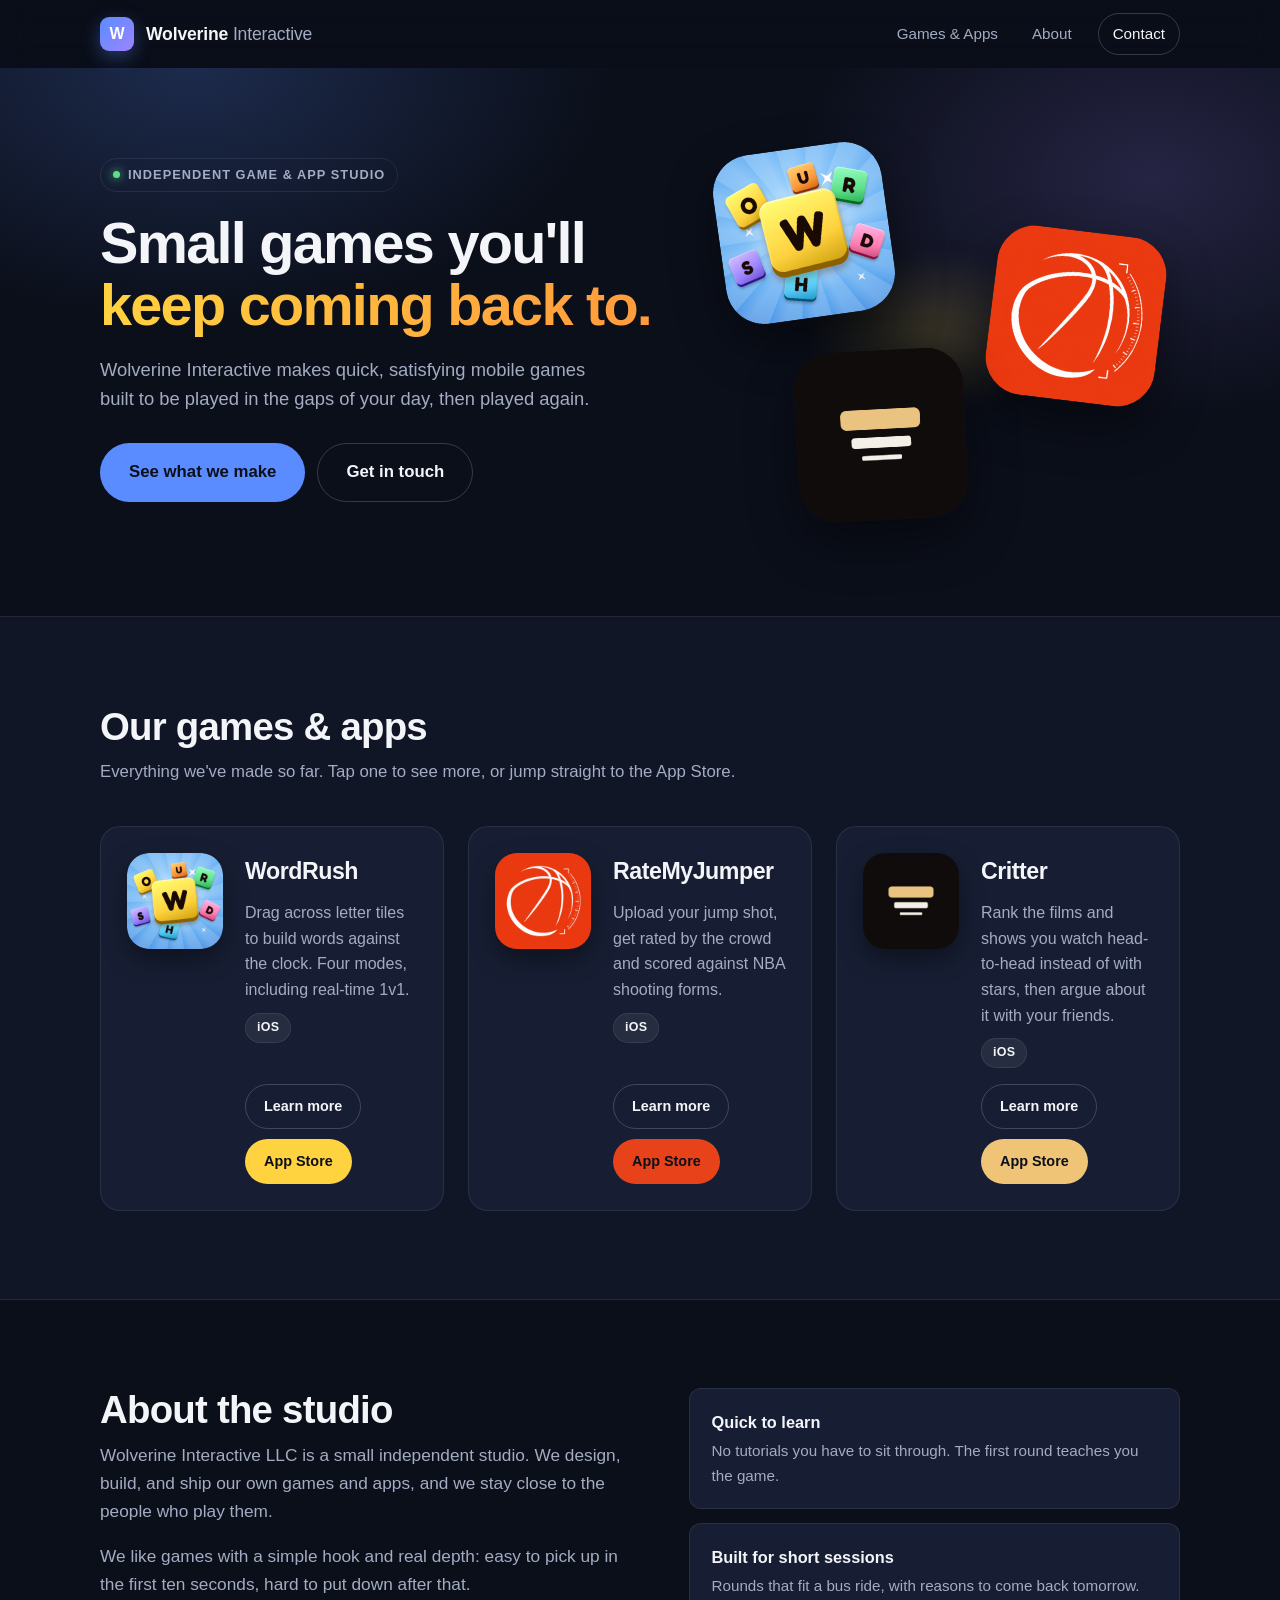
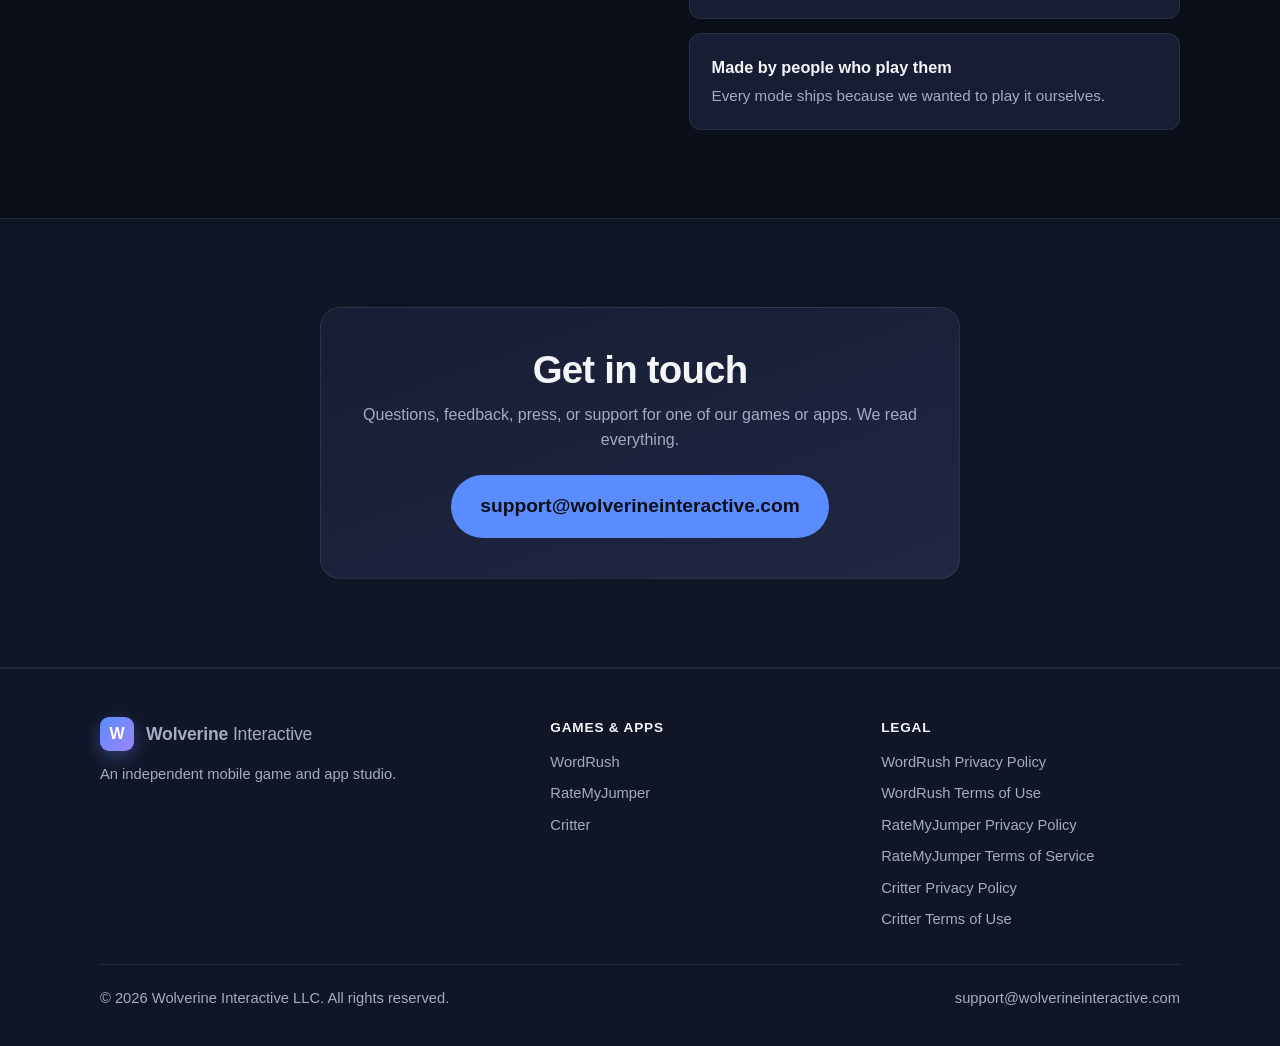
<file: index.html>
<!DOCTYPE html>
<html lang="en">
<head>
    <meta charset="UTF-8">
    <meta name="viewport" content="width=device-width, initial-scale=1.0">
    <title>Wolverine Interactive — Independent Game &amp; App Studio</title>
    <meta name="description" content="Wolverine Interactive LLC is an independent studio making mobile games and apps like WordRush, RateMyJumper, and Critter.">
    <meta name="theme-color" content="#0b0f1a">
    <meta property="og:title" content="Wolverine Interactive — Independent Game &amp; App Studio">
    <meta property="og:description" content="Makers of WordRush, RateMyJumper, and Critter.">
    <meta property="og:type" content="website">
    <meta property="og:url" content="https://wolverineinteractive.com/">
    <meta property="og:image" content="https://wolverineinteractive.com/assets/icons/wordrush.png">
    <link rel="icon" href="assets/favicon.svg" type="image/svg+xml">
    <link rel="stylesheet" href="styles.css?v=20261123a">
</head>
<body>
    <header class="navbar">
        <div class="container nav-content">
            <a href="index.html" class="brand" aria-label="Wolverine Interactive home">
                <span class="brand-mark" aria-hidden="true">W</span>
                <span class="brand-name">Wolverine <span>Interactive</span></span>
            </a>
            <nav class="nav-links" id="navLinks" aria-label="Primary">
                <a href="#games">Games &amp; Apps</a>
                <a href="#about">About</a>
                <a href="#contact" class="nav-cta">Contact</a>
            </nav>
            <button class="mobile-menu-toggle" id="mobileMenuToggle" aria-label="Toggle menu" aria-expanded="false" aria-controls="navLinks">
                <span></span><span></span><span></span>
            </button>
        </div>
    </header>

    <main>
        <section class="hero" id="home">
            <div class="container hero-grid">
                <div>
                    <p class="eyebrow">Independent game &amp; app studio</p>
                    <h1 class="hero-title">Small games you'll <em>keep coming back to.</em></h1>
                    <p class="hero-subtitle">Wolverine Interactive makes quick, satisfying mobile games built to be played in the gaps of your day, then played again.</p>
                    <div class="hero-actions">
                        <a href="#games" class="btn btn-primary btn-lg">See what we make</a>
                        <a href="#contact" class="btn btn-ghost btn-lg">Get in touch</a>
                    </div>
                </div>
                <div class="hero-art" aria-hidden="true">
                    <img class="art-1" src="assets/icons/wordrush.png" alt="">
                    <img class="art-2" src="assets/icons/ratemyjumper.png" alt="">
                    <img class="art-3" src="assets/icons/critter.png" alt="">
                </div>
            </div>
        </section>

        <section class="section section-alt" id="games">
            <div class="container">
                <div class="section-head">
                    <h2 class="section-title">Our games &amp; apps</h2>
                    <p class="section-lead">Everything we've made so far. Tap one to see more, or jump straight to the App Store.</p>
                </div>
                <div class="games-grid" id="gamesGrid"></div>
            </div>
        </section>

        <section class="section" id="about">
            <div class="container about-grid">
                <div class="about-copy">
                    <h2 class="section-title">About the studio</h2>
                    <p>Wolverine Interactive LLC is a small independent studio. We design, build, and ship our own games and apps, and we stay close to the people who play them.</p>
                    <p>We like games with a simple hook and real depth: easy to pick up in the first ten seconds, hard to put down after that.</p>
                </div>
                <ul class="value-list">
                    <li class="value-item">
                        <h3>Quick to learn</h3>
                        <p>No tutorials you have to sit through. The first round teaches you the game.</p>
                    </li>
                    <li class="value-item">
                        <h3>Built for short sessions</h3>
                        <p>Rounds that fit a bus ride, with reasons to come back tomorrow.</p>
                    </li>
                    <li class="value-item">
                        <h3>Made by people who play them</h3>
                        <p>Every mode ships because we wanted to play it ourselves.</p>
                    </li>
                </ul>
            </div>
        </section>

        <section class="section section-alt" id="contact">
            <div class="container">
                <div class="contact-card">
                    <h2 class="section-title">Get in touch</h2>
                    <p>Questions, feedback, press, or support for one of our games or apps. We read everything.</p>
                    <a class="btn btn-primary btn-lg contact-email" href="mailto:support@wolverineinteractive.com">support@wolverineinteractive.com</a>
                </div>
            </div>
        </section>
    </main>

    <footer class="footer">
        <div class="container">
            <div class="footer-grid">
                <div>
                    <a href="index.html" class="brand" style="margin-bottom:12px">
                        <span class="brand-mark" aria-hidden="true">W</span>
                        <span class="brand-name">Wolverine <span>Interactive</span></span>
                    </a>
                    <p>An independent mobile game and app studio.</p>
                </div>
                <div>
                    <h4>Games &amp; Apps</h4>
                    <ul>
                        <li><a href="wordrush.html">WordRush</a></li>
                        <li><a href="ratemyjumper.html">RateMyJumper</a></li>
                        <li><a href="critter.html">Critter</a></li>
                    </ul>
                </div>
                <div>
                    <h4>Legal</h4>
                    <ul>
                        <li><a href="assets/documents/WordRush_PrivacyPolicy.pdf" target="_blank" rel="noopener">WordRush Privacy Policy</a></li>
                        <li><a href="assets/documents/WordRush_TermsOfUse.pdf" target="_blank" rel="noopener">WordRush Terms of Use</a></li>
                        <li><a href="assets/RateMyJumper/Privacy%20Policy%20for%20RateMyJumper.pdf" target="_blank" rel="noopener">RateMyJumper Privacy Policy</a></li>
                        <li><a href="assets/RateMyJumper/RateMyJumper_TermsOfService.pdf" target="_blank" rel="noopener">RateMyJumper Terms of Service</a></li>
                        <li><a href="critter/privacy.html">Critter Privacy Policy</a></li>
                        <li><a href="critter/terms.html">Critter Terms of Use</a></li>
                    </ul>
                </div>
            </div>
            <div class="footer-bottom">
                <span>&copy; <span data-year>2026</span> Wolverine Interactive LLC. All rights reserved.</span>
                <a href="mailto:support@wolverineinteractive.com">support@wolverineinteractive.com</a>
            </div>
        </div>
    </footer>

    <script src="games-data.js?v=20261127a"></script>
    <script src="script.js?v=20261011a"></script>
</body>
</html>
</file>
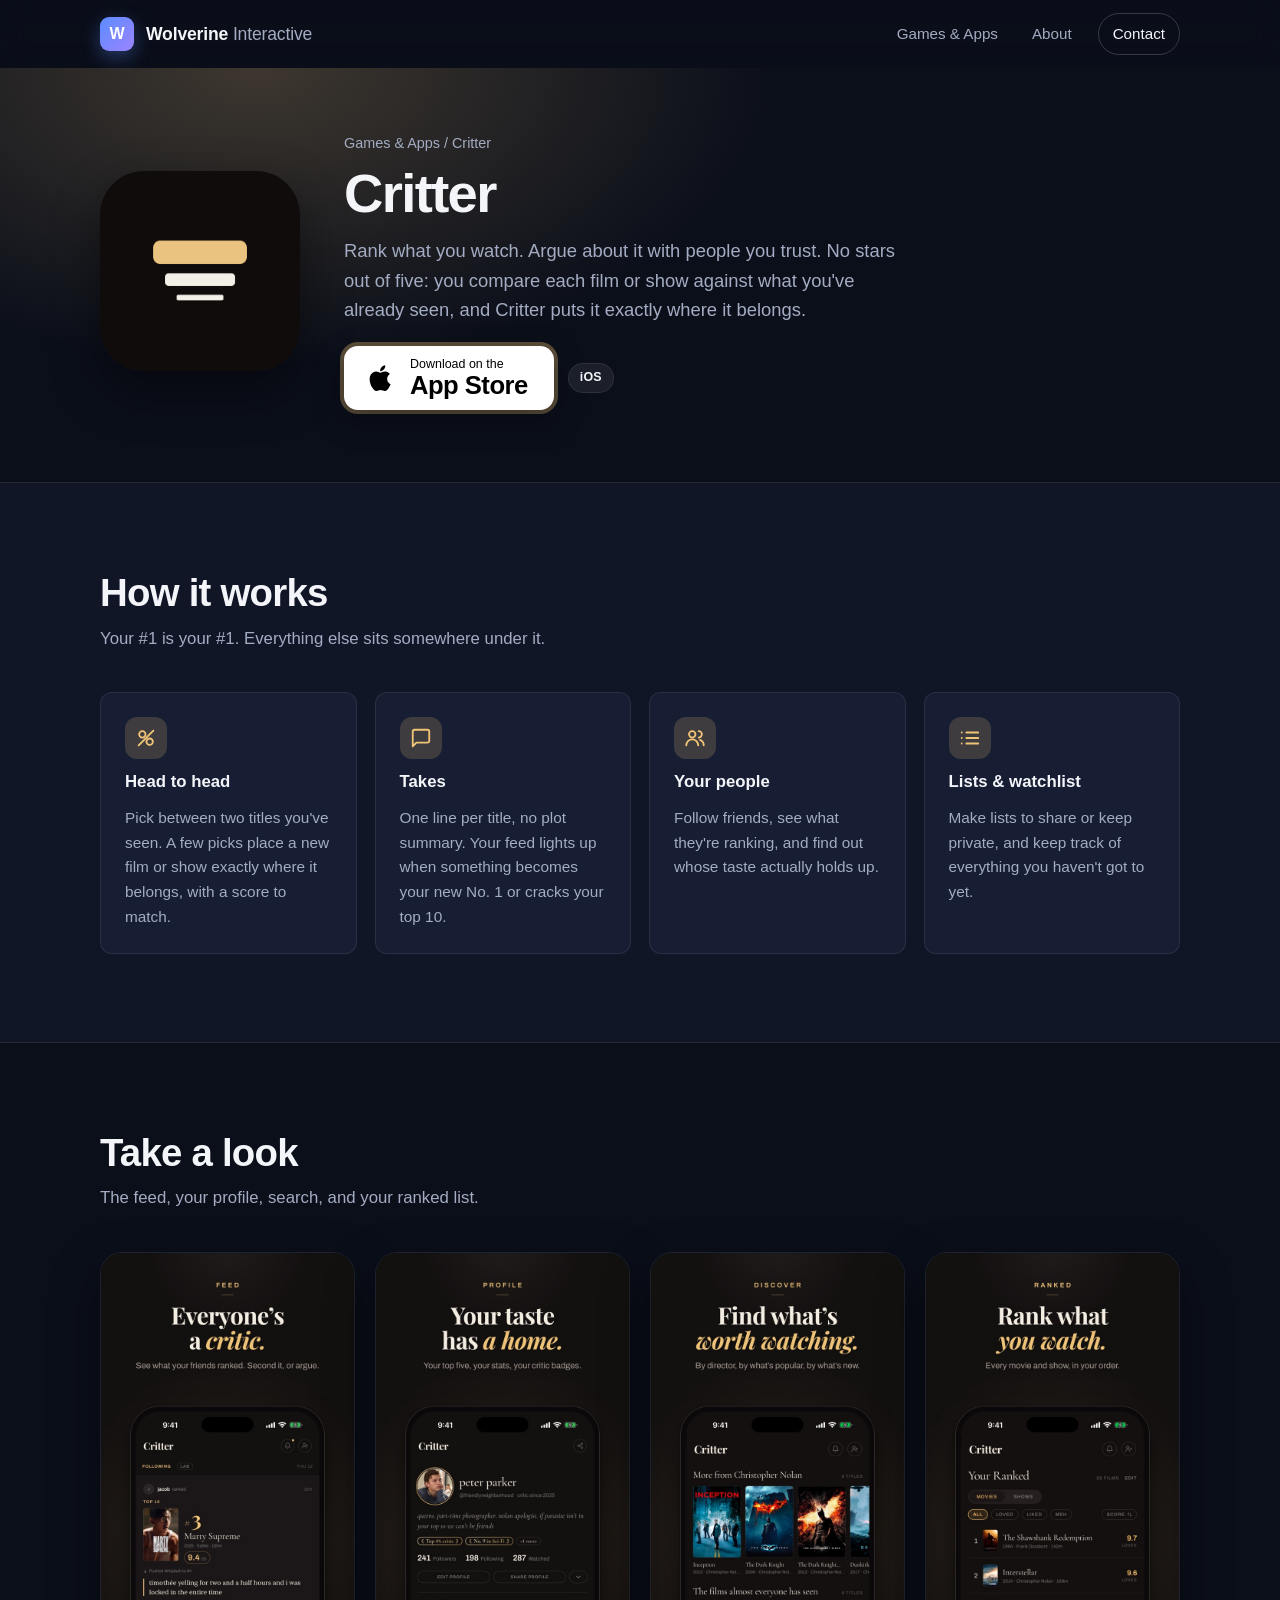
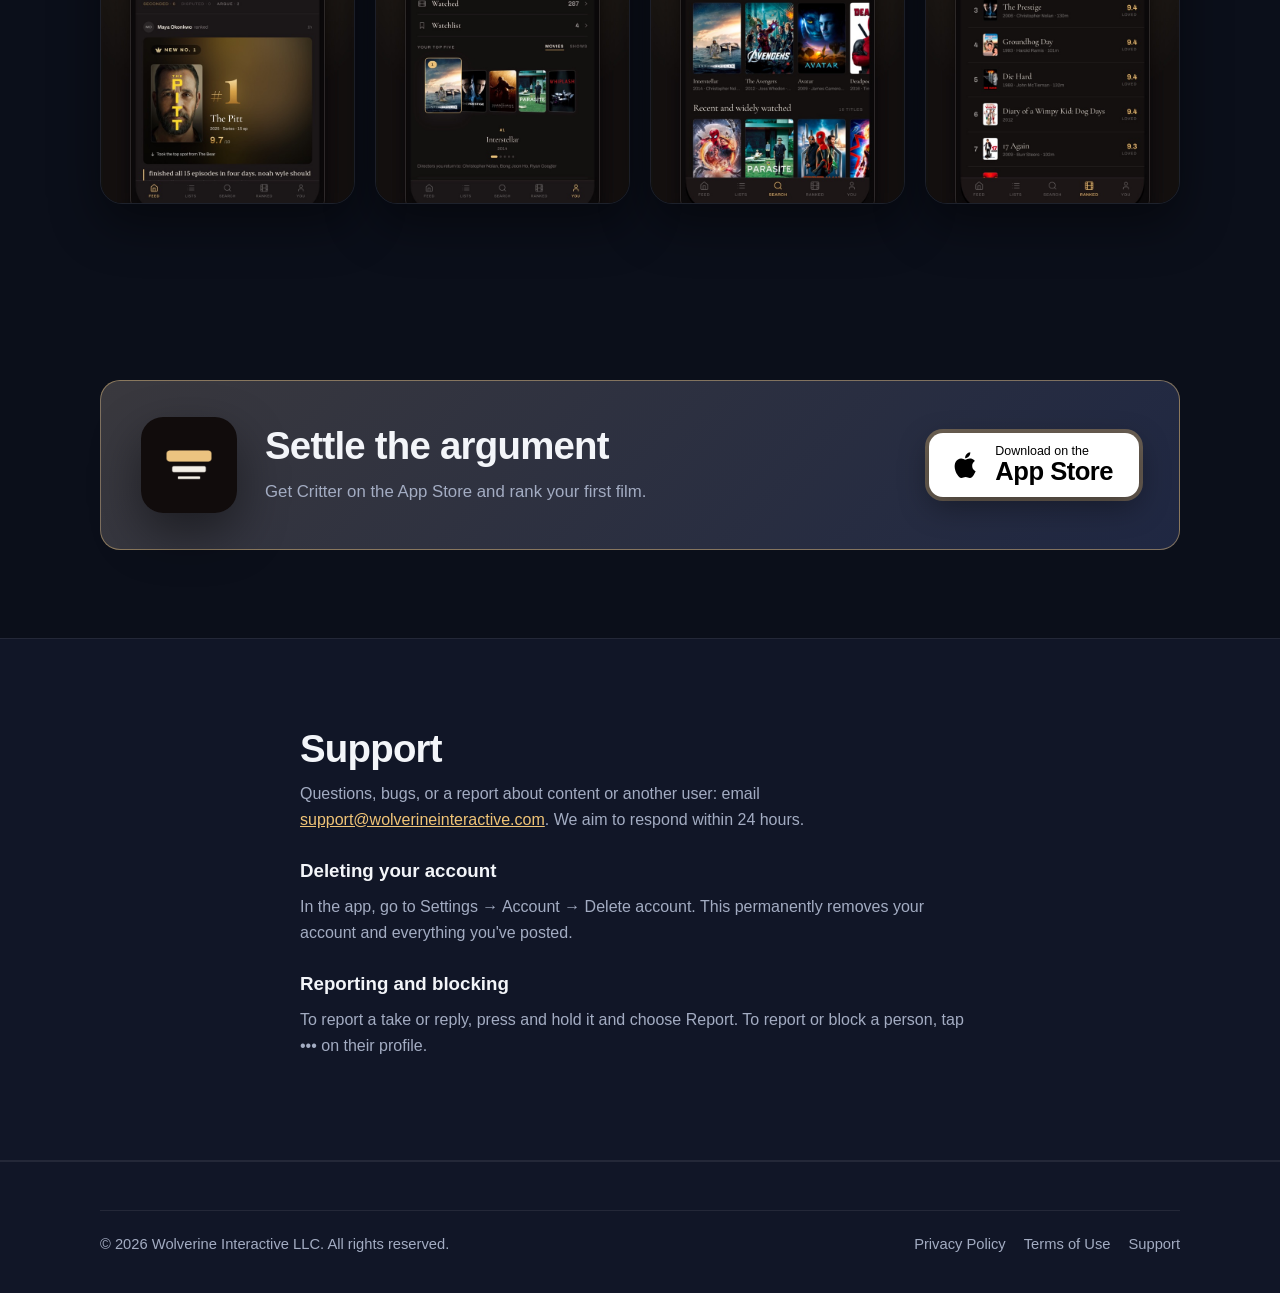
<file: critter.html>
<!DOCTYPE html>
<html lang="en">
<head>
    <meta charset="UTF-8">
    <meta name="viewport" content="width=device-width, initial-scale=1.0">
    <title>Critter — Wolverine Interactive</title>
    <meta name="description" content="Critter ranks the films and shows you watch by head-to-head comparison instead of stars, and lets you argue about it with your friends.">
    <meta name="theme-color" content="#0b0f1a">
    <meta property="og:title" content="Critter — Wolverine Interactive">
    <meta property="og:description" content="Rank what you watch. Argue about it with people you trust.">
    <meta property="og:type" content="website">
    <meta property="og:url" content="https://wolverineinteractive.com/critter.html">
    <meta property="og:image" content="https://wolverineinteractive.com/assets/icons/critter.png">
    <link rel="icon" href="assets/icons/critter.png" type="image/png">
    <link rel="stylesheet" href="styles.css?v=20261123a">
    <style>
        :root { --accent: #f0c477; }
        .support-card { max-width: 720px; margin: 0 auto; }
        .support-card p { color: var(--muted); margin-bottom: 14px; }
        .support-card a { color: var(--accent); }
        .support-card h3 { margin: 24px 0 8px; }
        .shot-grid { display: grid; grid-template-columns: repeat(4, 1fr); gap: 20px; }
        .shot-grid img { width: 100%; height: auto; display: block; border-radius: 22px; border: 1px solid var(--border); box-shadow: var(--shadow); }
        @media (max-width: 900px) { .shot-grid { grid-template-columns: repeat(2, 1fr); gap: 16px; } }
    </style>
</head>
<body>
    <header class="navbar">
        <div class="container nav-content">
            <a href="index.html" class="brand" aria-label="Wolverine Interactive home">
                <span class="brand-mark" aria-hidden="true">W</span>
                <span class="brand-name">Wolverine <span>Interactive</span></span>
            </a>
            <nav class="nav-links" id="navLinks" aria-label="Primary">
                <a href="index.html#games">Games &amp; Apps</a>
                <a href="index.html#about">About</a>
                <a href="index.html#contact" class="nav-cta">Contact</a>
            </nav>
            <button class="mobile-menu-toggle" id="mobileMenuToggle" aria-label="Toggle menu" aria-expanded="false" aria-controls="navLinks">
                <span></span><span></span><span></span>
            </button>
        </div>
    </header>

    <main>
        <section class="game-hero">
            <div class="container game-hero-content">
                <img src="assets/icons/critter.png" alt="Critter app icon" class="game-hero-icon" width="200" height="200">
                <div class="game-hero-info">
                    <p class="breadcrumb"><a href="index.html#games">Games &amp; Apps</a> / Critter</p>
                    <h1 class="game-hero-title">Critter</h1>
                    <p class="game-hero-description">Rank what you watch. Argue about it with people you trust. No stars out of five: you compare each film or show against what you've already seen, and Critter puts it exactly where it belongs.</p>
                    <div class="game-hero-actions">
                        <a class="app-store-badge" href="https://apps.apple.com/app/id6834116286" target="_blank" rel="noopener" aria-label="Download Critter on the App Store"><svg viewBox="0 0 24 24" aria-hidden="true" fill="currentColor"><path d="M16.37 12.63c-.02-2.3 1.88-3.4 1.96-3.45-1.07-1.56-2.73-1.78-3.32-1.8-1.41-.14-2.76.83-3.48.83-.72 0-1.83-.81-3-.79-1.55.02-2.97.9-3.77 2.28-1.61 2.79-.41 6.92 1.16 9.18.77 1.11 1.68 2.35 2.87 2.31 1.15-.05 1.59-.75 2.98-.75 1.39 0 1.78.75 3 .72 1.24-.02 2.02-1.13 2.78-2.24.88-1.29 1.24-2.53 1.26-2.6-.03-.01-2.42-.93-2.44-3.69zM14.09 5.9c.63-.77 1.06-1.84.94-2.9-.91.04-2.02.61-2.67 1.37-.58.68-1.1 1.77-.96 2.81 1.02.08 2.05-.52 2.69-1.28z"/></svg><span class="app-store-badge-text"><small>Download on the</small><strong>App Store</strong></span></a>
                        <ul class="platform-list" aria-label="Platforms">
                            <li class="platform-tag">iOS</li>
                        </ul>
                    </div>
                </div>
            </div>
        </section>

        <section class="section section-alt">
            <div class="container">
                <div class="section-head">
                    <h2 class="section-title">How it works</h2>
                    <p class="section-lead">Your #1 is your #1. Everything else sits somewhere under it.</p>
                </div>
                <div class="feature-grid">
                    <div class="feature">
                        <div class="feature-icon"><svg viewBox="0 0 24 24" fill="none" stroke="currentColor" stroke-width="2" stroke-linecap="round" stroke-linejoin="round"><circle cx="8" cy="8" r="3.5"/><circle cx="16" cy="16" r="3.5"/><path d="M4 20l16-16"/></svg></div>
                        <h3>Head to head</h3>
                        <p>Pick between two titles you've seen. A few picks place a new film or show exactly where it belongs, with a score to match.</p>
                    </div>
                    <div class="feature">
                        <div class="feature-icon"><svg viewBox="0 0 24 24" fill="none" stroke="currentColor" stroke-width="2" stroke-linecap="round" stroke-linejoin="round"><path d="M21 15a2 2 0 0 1-2 2H7l-4 4V5a2 2 0 0 1 2-2h14a2 2 0 0 1 2 2z"/></svg></div>
                        <h3>Takes</h3>
                        <p>One line per title, no plot summary. Your feed lights up when something becomes your new No. 1 or cracks your top 10.</p>
                    </div>
                    <div class="feature">
                        <div class="feature-icon"><svg viewBox="0 0 24 24" fill="none" stroke="currentColor" stroke-width="2" stroke-linecap="round" stroke-linejoin="round"><circle cx="9" cy="8" r="3.5"/><path d="M2.5 20a6.5 6.5 0 0 1 13 0"/><path d="M16 4.5a3.5 3.5 0 0 1 0 7"/><path d="M21.5 20a6.5 6.5 0 0 0-4-6"/></svg></div>
                        <h3>Your people</h3>
                        <p>Follow friends, see what they're ranking, and find out whose taste actually holds up.</p>
                    </div>
                    <div class="feature">
                        <div class="feature-icon"><svg viewBox="0 0 24 24" fill="none" stroke="currentColor" stroke-width="2" stroke-linecap="round" stroke-linejoin="round"><path d="M8 6h13M8 12h13M8 18h13M3 6h.01M3 12h.01M3 18h.01"/></svg></div>
                        <h3>Lists &amp; watchlist</h3>
                        <p>Make lists to share or keep private, and keep track of everything you haven't got to yet.</p>
                    </div>
                </div>
            </div>
        </section>

        <section class="section">
            <div class="container">
                <div class="section-head">
                    <h2 class="section-title">Take a look</h2>
                    <p class="section-lead">The feed, your profile, search, and your ranked list.</p>
                </div>
                <div class="shot-grid">
                    <img src="assets/critter/feed.jpg" alt="Critter feed showing friends' rankings and takes" width="660" height="1434" loading="lazy">
                    <img src="assets/critter/profile.jpg" alt="Critter profile with top five, stats and critic badges" width="660" height="1434" loading="lazy">
                    <img src="assets/critter/search.jpg" alt="Critter search with rows of films to discover" width="660" height="1434" loading="lazy">
                    <img src="assets/critter/ranked.jpg" alt="Critter ranked list of films with scores" width="660" height="1434" loading="lazy">
                </div>
            </div>
        </section>

        <section class="section download-cta">
            <div class="container">
                <div class="download-card">
                    <img src="assets/icons/critter.png" alt="" class="download-card-icon" width="96" height="96">
                    <div class="download-card-copy">
                        <h2 class="section-title">Settle the argument</h2>
                        <p class="section-lead">Get Critter on the App Store and rank your first film.</p>
                    </div>
                    <a class="app-store-badge" href="https://apps.apple.com/app/id6834116286" target="_blank" rel="noopener" aria-label="Download Critter on the App Store"><svg viewBox="0 0 24 24" aria-hidden="true" fill="currentColor"><path d="M16.37 12.63c-.02-2.3 1.88-3.4 1.96-3.45-1.07-1.56-2.73-1.78-3.32-1.8-1.41-.14-2.76.83-3.48.83-.72 0-1.83-.81-3-.79-1.55.02-2.97.9-3.77 2.28-1.61 2.79-.41 6.92 1.16 9.18.77 1.11 1.68 2.35 2.87 2.31 1.15-.05 1.59-.75 2.98-.75 1.39 0 1.78.75 3 .72 1.24-.02 2.02-1.13 2.78-2.24.88-1.29 1.24-2.53 1.26-2.6-.03-.01-2.42-.93-2.44-3.69zM14.09 5.9c.63-.77 1.06-1.84.94-2.9-.91.04-2.02.61-2.67 1.37-.58.68-1.1 1.77-.96 2.81 1.02.08 2.05-.52 2.69-1.28z"/></svg><span class="app-store-badge-text"><small>Download on the</small><strong>App Store</strong></span></a>
                </div>
            </div>
        </section>

        <section class="section section-alt" id="support">
            <div class="container support-card">
                <h2 class="section-title">Support</h2>
                <p>Questions, bugs, or a report about content or another user: email <a href="mailto:support@wolverineinteractive.com">support@wolverineinteractive.com</a>. We aim to respond within 24 hours.</p>
                <h3>Deleting your account</h3>
                <p>In the app, go to Settings → Account → Delete account. This permanently removes your account and everything you've posted.</p>
                <h3>Reporting and blocking</h3>
                <p>To report a take or reply, press and hold it and choose Report. To report or block a person, tap ••• on their profile.</p>
            </div>
        </section>
    </main>

    <footer class="footer">
        <div class="container">
            <div class="footer-bottom">
                <span>&copy; <span data-year>2026</span> Wolverine Interactive LLC. All rights reserved.</span>
                <div class="legal-links">
                    <a href="critter/privacy.html">Privacy Policy</a>
                    <a href="critter/terms.html">Terms of Use</a>
                    <a href="mailto:support@wolverineinteractive.com">Support</a>
                </div>
            </div>
        </div>
    </footer>

    <script src="script.js?v=20261011a"></script>
</body>
</html>
</file>
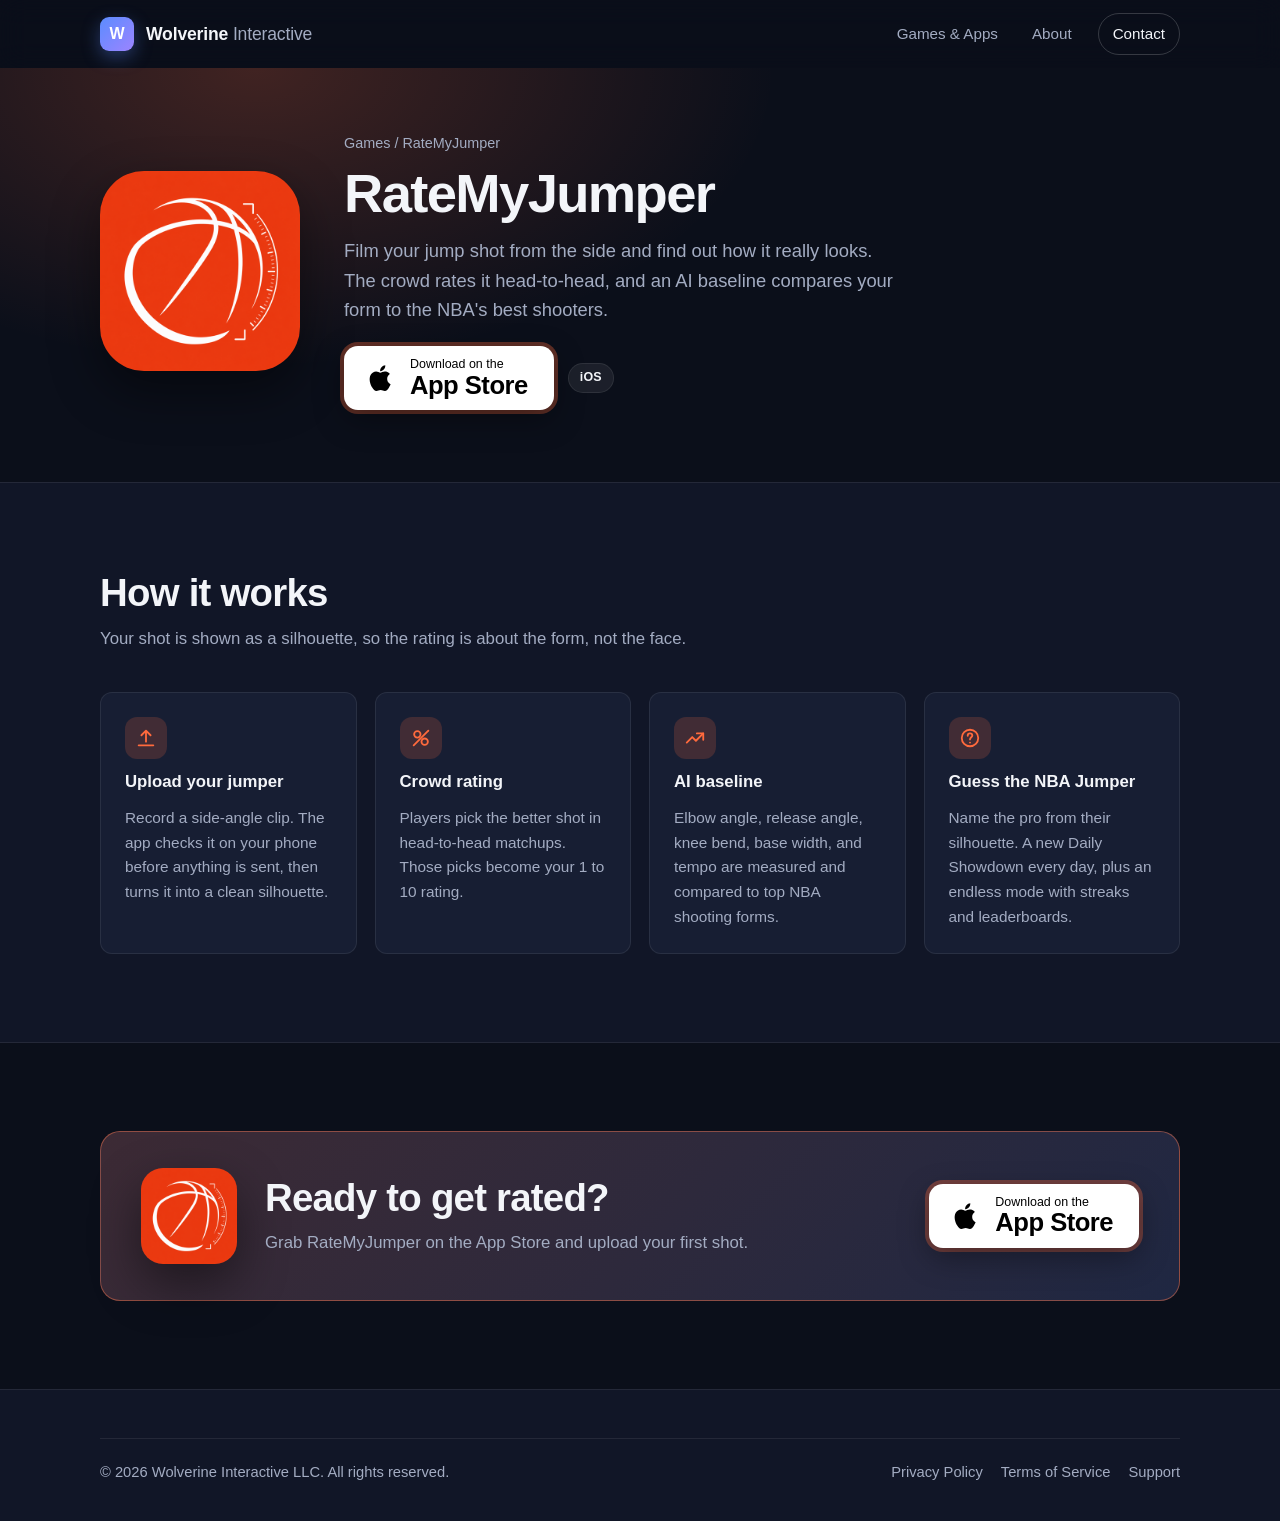
<file: ratemyjumper.html>
<!DOCTYPE html>
<html lang="en">
<head>
    <meta charset="UTF-8">
    <meta name="viewport" content="width=device-width, initial-scale=1.0">
    <title>RateMyJumper — Wolverine Interactive</title>
    <meta name="description" content="RateMyJumper rates your basketball jump shot. Upload a jumper, get a crowd rating from head-to-head matchups, see how your form compares to NBA shooters, and play Guess the NBA Jumper.">
    <meta name="theme-color" content="#0b0f1a">
    <meta property="og:title" content="RateMyJumper — Wolverine Interactive">
    <meta property="og:description" content="Upload your jump shot, get rated by the crowd and scored against NBA shooting forms.">
    <meta property="og:type" content="website">
    <meta property="og:url" content="https://wolverineinteractive.com/ratemyjumper.html">
    <meta property="og:image" content="https://wolverineinteractive.com/assets/icons/ratemyjumper.png">
    <link rel="icon" href="assets/icons/ratemyjumper.png" type="image/png">
    <link rel="stylesheet" href="styles.css?v=20261123a">
    <style>:root { --accent: #ff6a3d; }</style>
</head>
<body>
    <header class="navbar">
        <div class="container nav-content">
            <a href="index.html" class="brand" aria-label="Wolverine Interactive home">
                <span class="brand-mark" aria-hidden="true">W</span>
                <span class="brand-name">Wolverine <span>Interactive</span></span>
            </a>
            <nav class="nav-links" id="navLinks" aria-label="Primary">
                <a href="index.html#games">Games &amp; Apps</a>
                <a href="index.html#about">About</a>
                <a href="index.html#contact" class="nav-cta">Contact</a>
            </nav>
            <button class="mobile-menu-toggle" id="mobileMenuToggle" aria-label="Toggle menu" aria-expanded="false" aria-controls="navLinks">
                <span></span><span></span><span></span>
            </button>
        </div>
    </header>

    <main>
        <section class="game-hero">
            <div class="container game-hero-content">
                <img src="assets/icons/ratemyjumper.png" alt="RateMyJumper app icon" class="game-hero-icon" width="200" height="200">
                <div class="game-hero-info">
                    <p class="breadcrumb"><a href="index.html#games">Games</a> / RateMyJumper</p>
                    <h1 class="game-hero-title">RateMyJumper</h1>
                    <p class="game-hero-description">Film your jump shot from the side and find out how it really looks. The crowd rates it head-to-head, and an AI baseline compares your form to the NBA's best shooters.</p>
                    <div class="game-hero-actions">
                        <a class="app-store-badge" href="https://apps.apple.com/app/id6776380978" target="_blank" rel="noopener" aria-label="Download RateMyJumper on the App Store"><svg viewBox="0 0 24 24" aria-hidden="true" fill="currentColor"><path d="M16.37 12.63c-.02-2.3 1.88-3.4 1.96-3.45-1.07-1.56-2.73-1.78-3.32-1.8-1.41-.14-2.76.83-3.48.83-.72 0-1.83-.81-3-.79-1.55.02-2.97.9-3.77 2.28-1.61 2.79-.41 6.92 1.16 9.18.77 1.11 1.68 2.35 2.87 2.31 1.15-.05 1.59-.75 2.98-.75 1.39 0 1.78.75 3 .72 1.24-.02 2.02-1.13 2.78-2.24.88-1.29 1.24-2.53 1.26-2.6-.03-.01-2.42-.93-2.44-3.69zM14.09 5.9c.63-.77 1.06-1.84.94-2.9-.91.04-2.02.61-2.67 1.37-.58.68-1.1 1.77-.96 2.81 1.02.08 2.05-.52 2.69-1.28z"/></svg><span class="app-store-badge-text"><small>Download on the</small><strong>App Store</strong></span></a>
                        <ul class="platform-list" aria-label="Platforms">
                            <li class="platform-tag">iOS</li>
                        </ul>
                    </div>
                </div>
            </div>
        </section>

        <section class="section section-alt">
            <div class="container">
                <div class="section-head">
                    <h2 class="section-title">How it works</h2>
                    <p class="section-lead">Your shot is shown as a silhouette, so the rating is about the form, not the face.</p>
                </div>
                <div class="feature-grid">
                    <div class="feature">
                        <div class="feature-icon"><svg viewBox="0 0 24 24" fill="none" stroke="currentColor" stroke-width="2" stroke-linecap="round" stroke-linejoin="round"><path d="M12 16V4M7 9l5-5 5 5"/><path d="M4 20h16"/></svg></div>
                        <h3>Upload your jumper</h3>
                        <p>Record a side-angle clip. The app checks it on your phone before anything is sent, then turns it into a clean silhouette.</p>
                    </div>
                    <div class="feature">
                        <div class="feature-icon"><svg viewBox="0 0 24 24" fill="none" stroke="currentColor" stroke-width="2" stroke-linecap="round" stroke-linejoin="round"><circle cx="8" cy="8" r="3.5"/><circle cx="16" cy="16" r="3.5"/><path d="M4 20l16-16"/></svg></div>
                        <h3>Crowd rating</h3>
                        <p>Players pick the better shot in head-to-head matchups. Those picks become your 1 to 10 rating.</p>
                    </div>
                    <div class="feature">
                        <div class="feature-icon"><svg viewBox="0 0 24 24" fill="none" stroke="currentColor" stroke-width="2" stroke-linecap="round" stroke-linejoin="round"><path d="M3 17l6-6 4 4 8-8"/><path d="M14 7h7v7"/></svg></div>
                        <h3>AI baseline</h3>
                        <p>Elbow angle, release angle, knee bend, base width, and tempo are measured and compared to top NBA shooting forms.</p>
                    </div>
                    <div class="feature">
                        <div class="feature-icon"><svg viewBox="0 0 24 24" fill="none" stroke="currentColor" stroke-width="2" stroke-linecap="round" stroke-linejoin="round"><circle cx="12" cy="12" r="9"/><path d="M9.5 9.5a2.5 2.5 0 0 1 5 0c0 1.5-2.5 2-2.5 4"/><path d="M12 17h.01"/></svg></div>
                        <h3>Guess the NBA Jumper</h3>
                        <p>Name the pro from their silhouette. A new Daily Showdown every day, plus an endless mode with streaks and leaderboards.</p>
                    </div>
                </div>
            </div>
        </section>
        <section class="section download-cta">
            <div class="container">
                <div class="download-card">
                    <img src="assets/icons/ratemyjumper.png" alt="" class="download-card-icon" width="96" height="96">
                    <div class="download-card-copy">
                        <h2 class="section-title">Ready to get rated?</h2>
                        <p class="section-lead">Grab RateMyJumper on the App Store and upload your first shot.</p>
                    </div>
                    <a class="app-store-badge" href="https://apps.apple.com/app/id6776380978" target="_blank" rel="noopener" aria-label="Download RateMyJumper on the App Store"><svg viewBox="0 0 24 24" aria-hidden="true" fill="currentColor"><path d="M16.37 12.63c-.02-2.3 1.88-3.4 1.96-3.45-1.07-1.56-2.73-1.78-3.32-1.8-1.41-.14-2.76.83-3.48.83-.72 0-1.83-.81-3-.79-1.55.02-2.97.9-3.77 2.28-1.61 2.79-.41 6.92 1.16 9.18.77 1.11 1.68 2.35 2.87 2.31 1.15-.05 1.59-.75 2.98-.75 1.39 0 1.78.75 3 .72 1.24-.02 2.02-1.13 2.78-2.24.88-1.29 1.24-2.53 1.26-2.6-.03-.01-2.42-.93-2.44-3.69zM14.09 5.9c.63-.77 1.06-1.84.94-2.9-.91.04-2.02.61-2.67 1.37-.58.68-1.1 1.77-.96 2.81 1.02.08 2.05-.52 2.69-1.28z"/></svg><span class="app-store-badge-text"><small>Download on the</small><strong>App Store</strong></span></a>
                </div>
            </div>
        </section>
    </main>

    <footer class="footer">
        <div class="container">
            <div class="footer-bottom">
                <span>&copy; <span data-year>2026</span> Wolverine Interactive LLC. All rights reserved.</span>
                <div class="legal-links">
                    <a href="assets/RateMyJumper/Privacy%20Policy%20for%20RateMyJumper.pdf" target="_blank" rel="noopener">Privacy Policy</a>
                    <a href="assets/RateMyJumper/RateMyJumper_TermsOfService.pdf" target="_blank" rel="noopener">Terms of Service</a>
                    <a href="mailto:support@wolverineinteractive.com">Support</a>
                </div>
            </div>
        </div>
    </footer>

    <script src="script.js?v=20261011a"></script>
</body>
</html>
</file>
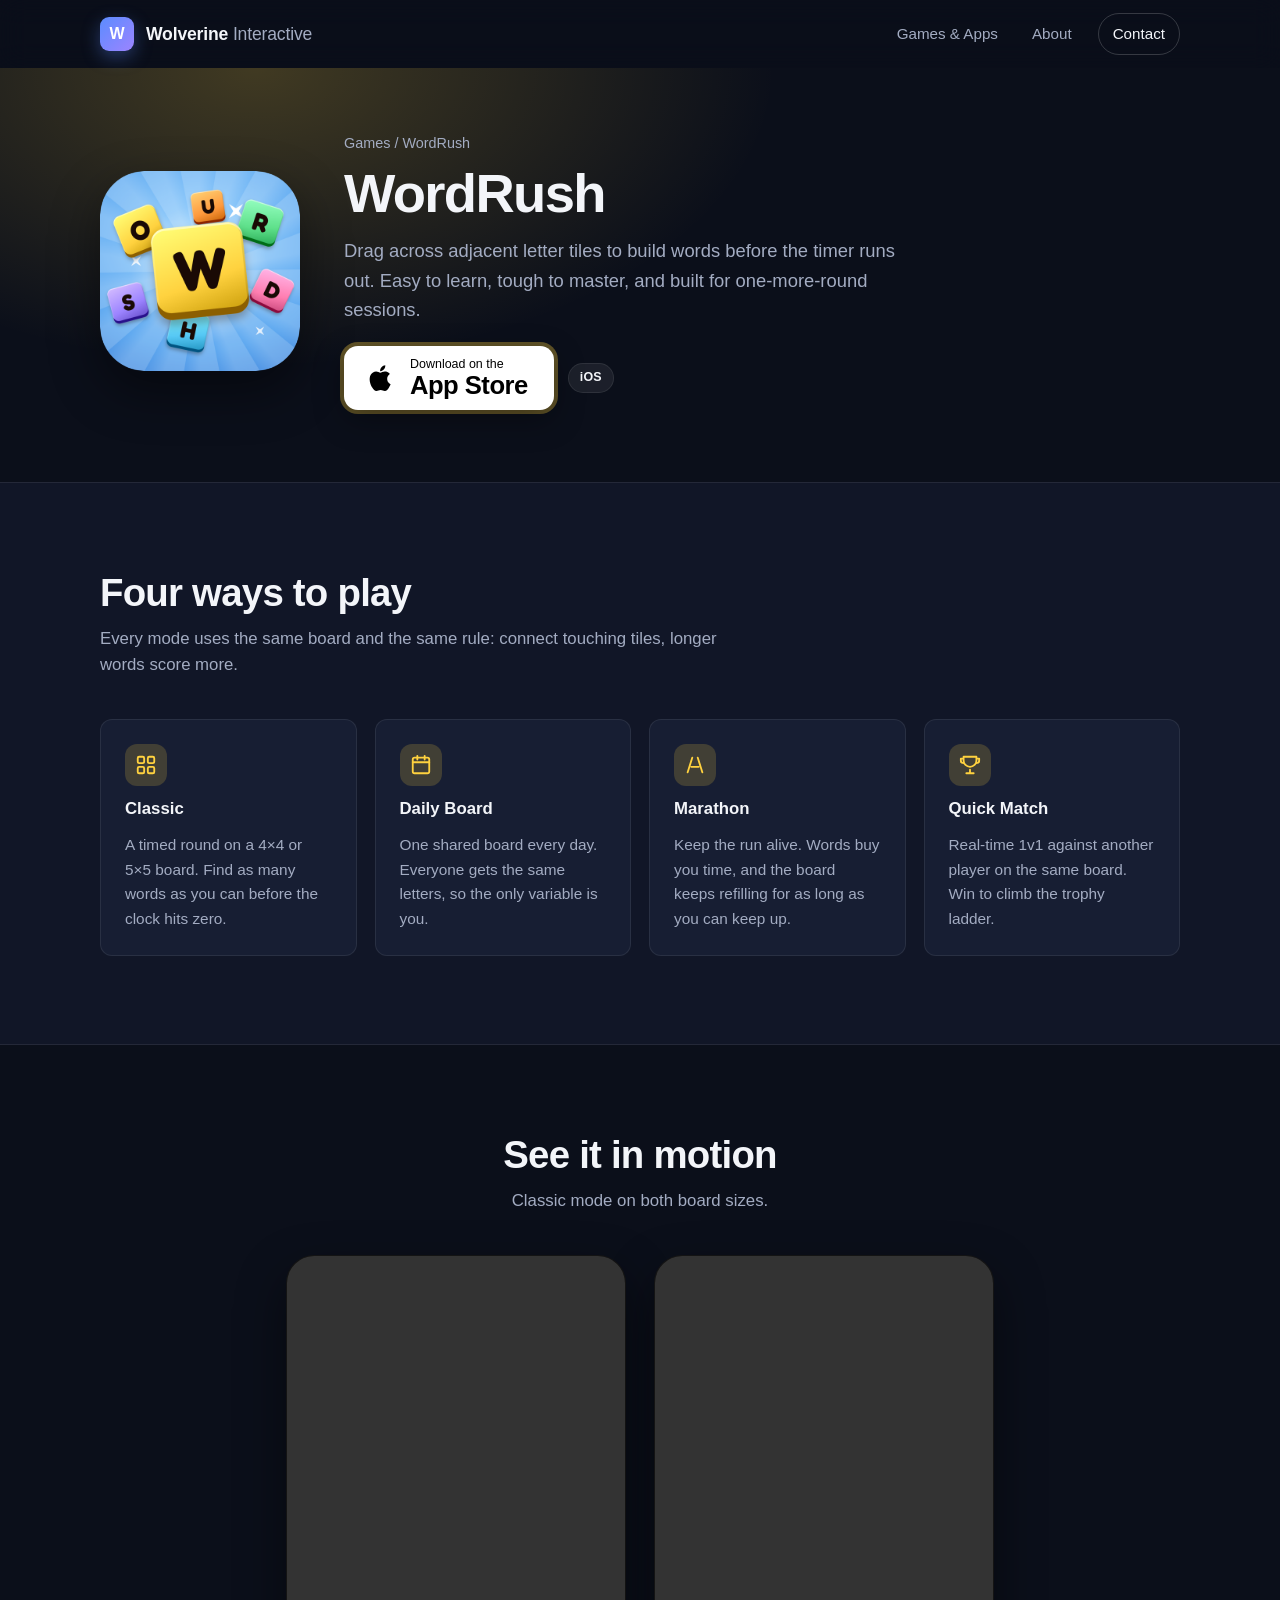
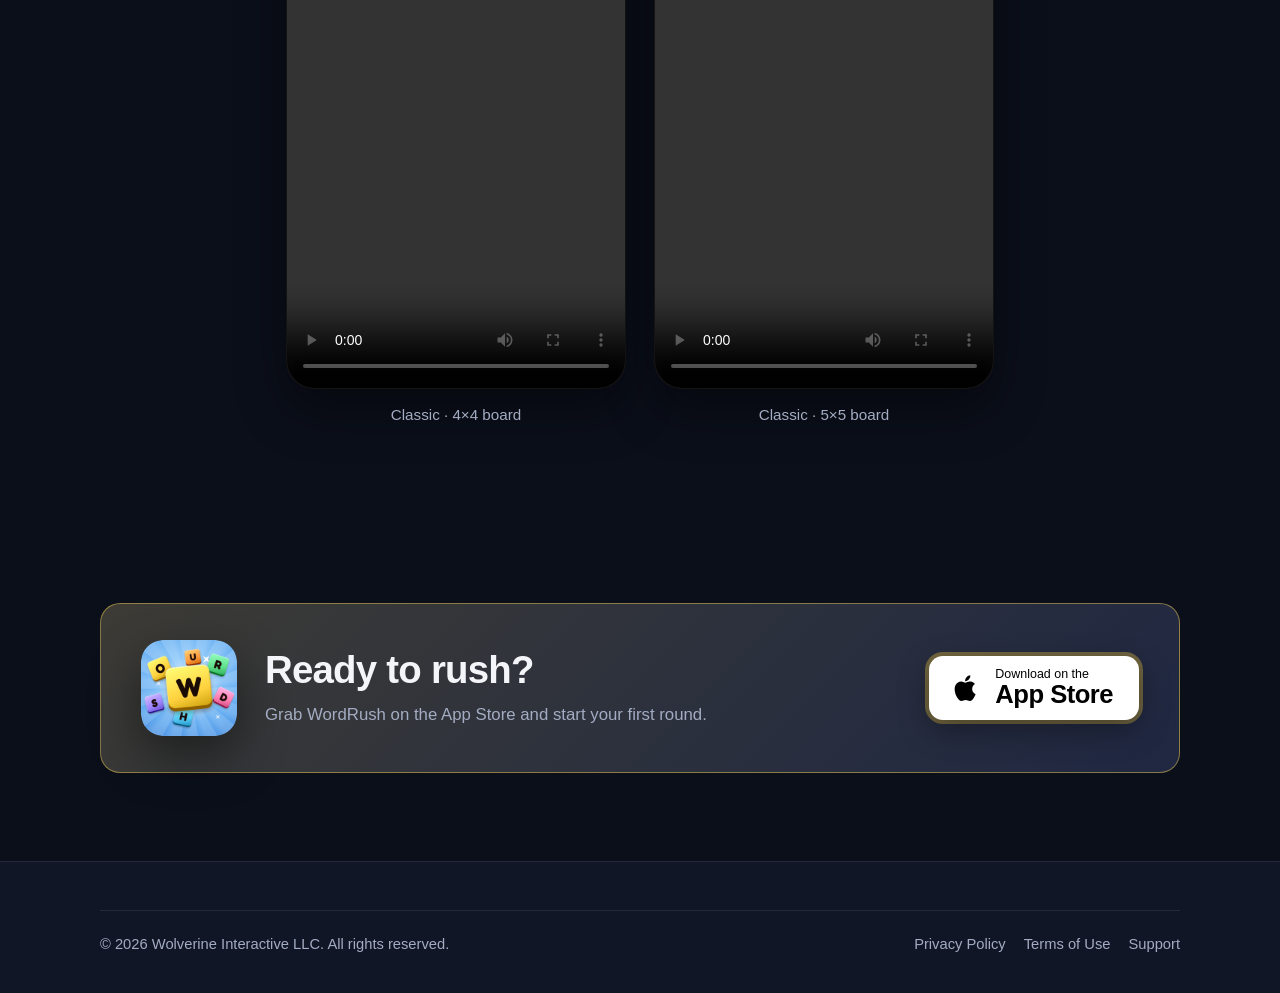
<file: wordrush.html>
<!DOCTYPE html>
<html lang="en">
<head>
    <meta charset="UTF-8">
    <meta name="viewport" content="width=device-width, initial-scale=1.0">
    <title>WordRush — Wolverine Interactive</title>
    <meta name="description" content="WordRush is a fast word game: drag across adjacent letter tiles to build words before the timer runs out. Classic, Daily Board, Marathon, and real-time Quick Match modes.">
    <meta name="theme-color" content="#0b0f1a">
    <meta property="og:title" content="WordRush — Wolverine Interactive">
    <meta property="og:description" content="Drag across letter tiles to build words against the clock. Four modes, including real-time 1v1.">
    <meta property="og:type" content="website">
    <meta property="og:url" content="https://wolverineinteractive.com/wordrush.html">
    <meta property="og:image" content="https://wolverineinteractive.com/assets/icons/wordrush.png">
    <link rel="icon" href="assets/icons/wordrush.png" type="image/png">
    <link rel="stylesheet" href="styles.css?v=20261123a">
    <style>:root { --accent: #ffd23f; }</style>
</head>
<body>
    <header class="navbar">
        <div class="container nav-content">
            <a href="index.html" class="brand" aria-label="Wolverine Interactive home">
                <span class="brand-mark" aria-hidden="true">W</span>
                <span class="brand-name">Wolverine <span>Interactive</span></span>
            </a>
            <nav class="nav-links" id="navLinks" aria-label="Primary">
                <a href="index.html#games">Games &amp; Apps</a>
                <a href="index.html#about">About</a>
                <a href="index.html#contact" class="nav-cta">Contact</a>
            </nav>
            <button class="mobile-menu-toggle" id="mobileMenuToggle" aria-label="Toggle menu" aria-expanded="false" aria-controls="navLinks">
                <span></span><span></span><span></span>
            </button>
        </div>
    </header>

    <main>
        <section class="game-hero">
            <div class="container game-hero-content">
                <img src="assets/icons/wordrush.png" alt="WordRush app icon" class="game-hero-icon" width="200" height="200">
                <div class="game-hero-info">
                    <p class="breadcrumb"><a href="index.html#games">Games</a> / WordRush</p>
                    <h1 class="game-hero-title">WordRush</h1>
                    <p class="game-hero-description">Drag across adjacent letter tiles to build words before the timer runs out. Easy to learn, tough to master, and built for one-more-round sessions.</p>
                    <div class="game-hero-actions">
                        <a class="app-store-badge" href="https://apps.apple.com/app/id6754856456" target="_blank" rel="noopener" aria-label="Download WordRush on the App Store"><svg viewBox="0 0 24 24" aria-hidden="true" fill="currentColor"><path d="M16.37 12.63c-.02-2.3 1.88-3.4 1.96-3.45-1.07-1.56-2.73-1.78-3.32-1.8-1.41-.14-2.76.83-3.48.83-.72 0-1.83-.81-3-.79-1.55.02-2.97.9-3.77 2.28-1.61 2.79-.41 6.92 1.16 9.18.77 1.11 1.68 2.35 2.87 2.31 1.15-.05 1.59-.75 2.98-.75 1.39 0 1.78.75 3 .72 1.24-.02 2.02-1.13 2.78-2.24.88-1.29 1.24-2.53 1.26-2.6-.03-.01-2.42-.93-2.44-3.69zM14.09 5.9c.63-.77 1.06-1.84.94-2.9-.91.04-2.02.61-2.67 1.37-.58.68-1.1 1.77-.96 2.81 1.02.08 2.05-.52 2.69-1.28z"/></svg><span class="app-store-badge-text"><small>Download on the</small><strong>App Store</strong></span></a>
                        <ul class="platform-list" aria-label="Platforms">
                            <li class="platform-tag">iOS</li>
                        </ul>
                    </div>
                </div>
            </div>
        </section>

        <section class="section section-alt">
            <div class="container">
                <div class="section-head">
                    <h2 class="section-title">Four ways to play</h2>
                    <p class="section-lead">Every mode uses the same board and the same rule: connect touching tiles, longer words score more.</p>
                </div>
                <div class="feature-grid">
                    <div class="feature">
                        <div class="feature-icon"><svg viewBox="0 0 24 24" fill="none" stroke="currentColor" stroke-width="2" stroke-linecap="round" stroke-linejoin="round"><rect x="3" y="3" width="7" height="7" rx="1.5"/><rect x="14" y="3" width="7" height="7" rx="1.5"/><rect x="3" y="14" width="7" height="7" rx="1.5"/><rect x="14" y="14" width="7" height="7" rx="1.5"/></svg></div>
                        <h3>Classic</h3>
                        <p>A timed round on a 4×4 or 5×5 board. Find as many words as you can before the clock hits zero.</p>
                    </div>
                    <div class="feature">
                        <div class="feature-icon"><svg viewBox="0 0 24 24" fill="none" stroke="currentColor" stroke-width="2" stroke-linecap="round" stroke-linejoin="round"><rect x="3" y="4" width="18" height="17" rx="2"/><path d="M3 9h18M8 2v4M16 2v4"/></svg></div>
                        <h3>Daily Board</h3>
                        <p>One shared board every day. Everyone gets the same letters, so the only variable is you.</p>
                    </div>
                    <div class="feature">
                        <div class="feature-icon"><svg viewBox="0 0 24 24" fill="none" stroke="currentColor" stroke-width="2" stroke-linecap="round" stroke-linejoin="round"><path d="M4 20l5-16M15 4l5 16M8 14h8"/></svg></div>
                        <h3>Marathon</h3>
                        <p>Keep the run alive. Words buy you time, and the board keeps refilling for as long as you can keep up.</p>
                    </div>
                    <div class="feature">
                        <div class="feature-icon"><svg viewBox="0 0 24 24" fill="none" stroke="currentColor" stroke-width="2" stroke-linecap="round" stroke-linejoin="round"><path d="M8 21h8M12 17v4M5 3h14v4a7 7 0 0 1-14 0zM5 5H2v2a3 3 0 0 0 3 3M19 5h3v2a3 3 0 0 1-3 3"/></svg></div>
                        <h3>Quick Match</h3>
                        <p>Real-time 1v1 against another player on the same board. Win to climb the trophy ladder.</p>
                    </div>
                </div>
            </div>
        </section>

        <section class="section">
            <div class="container">
                <div class="section-head center">
                    <h2 class="section-title">See it in motion</h2>
                    <p class="section-lead">Classic mode on both board sizes.</p>
                </div>
                <div class="video-grid">
                    <figure class="video-card">
                        <div class="video-frame">
                            <video controls playsinline preload="metadata">
                                <source src="assets/Classic Preview/Classic Preview.mp4" type="video/mp4">
                                Your browser does not support the video tag.
                            </video>
                        </div>
                        <figcaption>Classic · 4×4 board</figcaption>
                    </figure>
                    <figure class="video-card">
                        <div class="video-frame">
                            <video controls playsinline preload="metadata">
                                <source src="assets/Classic5x5Preview/Classic5x5Preview.mp4" type="video/mp4">
                                Your browser does not support the video tag.
                            </video>
                        </div>
                        <figcaption>Classic · 5×5 board</figcaption>
                    </figure>
                </div>
            </div>
        </section>
        <section class="section download-cta">
            <div class="container">
                <div class="download-card">
                    <img src="assets/icons/wordrush.png" alt="" class="download-card-icon" width="96" height="96">
                    <div class="download-card-copy">
                        <h2 class="section-title">Ready to rush?</h2>
                        <p class="section-lead">Grab WordRush on the App Store and start your first round.</p>
                    </div>
                    <a class="app-store-badge" href="https://apps.apple.com/app/id6754856456" target="_blank" rel="noopener" aria-label="Download WordRush on the App Store"><svg viewBox="0 0 24 24" aria-hidden="true" fill="currentColor"><path d="M16.37 12.63c-.02-2.3 1.88-3.4 1.96-3.45-1.07-1.56-2.73-1.78-3.32-1.8-1.41-.14-2.76.83-3.48.83-.72 0-1.83-.81-3-.79-1.55.02-2.97.9-3.77 2.28-1.61 2.79-.41 6.92 1.16 9.18.77 1.11 1.68 2.35 2.87 2.31 1.15-.05 1.59-.75 2.98-.75 1.39 0 1.78.75 3 .72 1.24-.02 2.02-1.13 2.78-2.24.88-1.29 1.24-2.53 1.26-2.6-.03-.01-2.42-.93-2.44-3.69zM14.09 5.9c.63-.77 1.06-1.84.94-2.9-.91.04-2.02.61-2.67 1.37-.58.68-1.1 1.77-.96 2.81 1.02.08 2.05-.52 2.69-1.28z"/></svg><span class="app-store-badge-text"><small>Download on the</small><strong>App Store</strong></span></a>
                </div>
            </div>
        </section>
    </main>

    <footer class="footer">
        <div class="container">
            <div class="footer-bottom">
                <span>&copy; <span data-year>2026</span> Wolverine Interactive LLC. All rights reserved.</span>
                <div class="legal-links">
                    <a href="assets/documents/WordRush_PrivacyPolicy.pdf" target="_blank" rel="noopener">Privacy Policy</a>
                    <a href="assets/documents/WordRush_TermsOfUse.pdf" target="_blank" rel="noopener">Terms of Use</a>
                    <a href="mailto:support@wolverineinteractive.com">Support</a>
                </div>
            </div>
        </div>
    </footer>

    <script src="script.js?v=20261011a"></script>
</body>
</html>
</file>
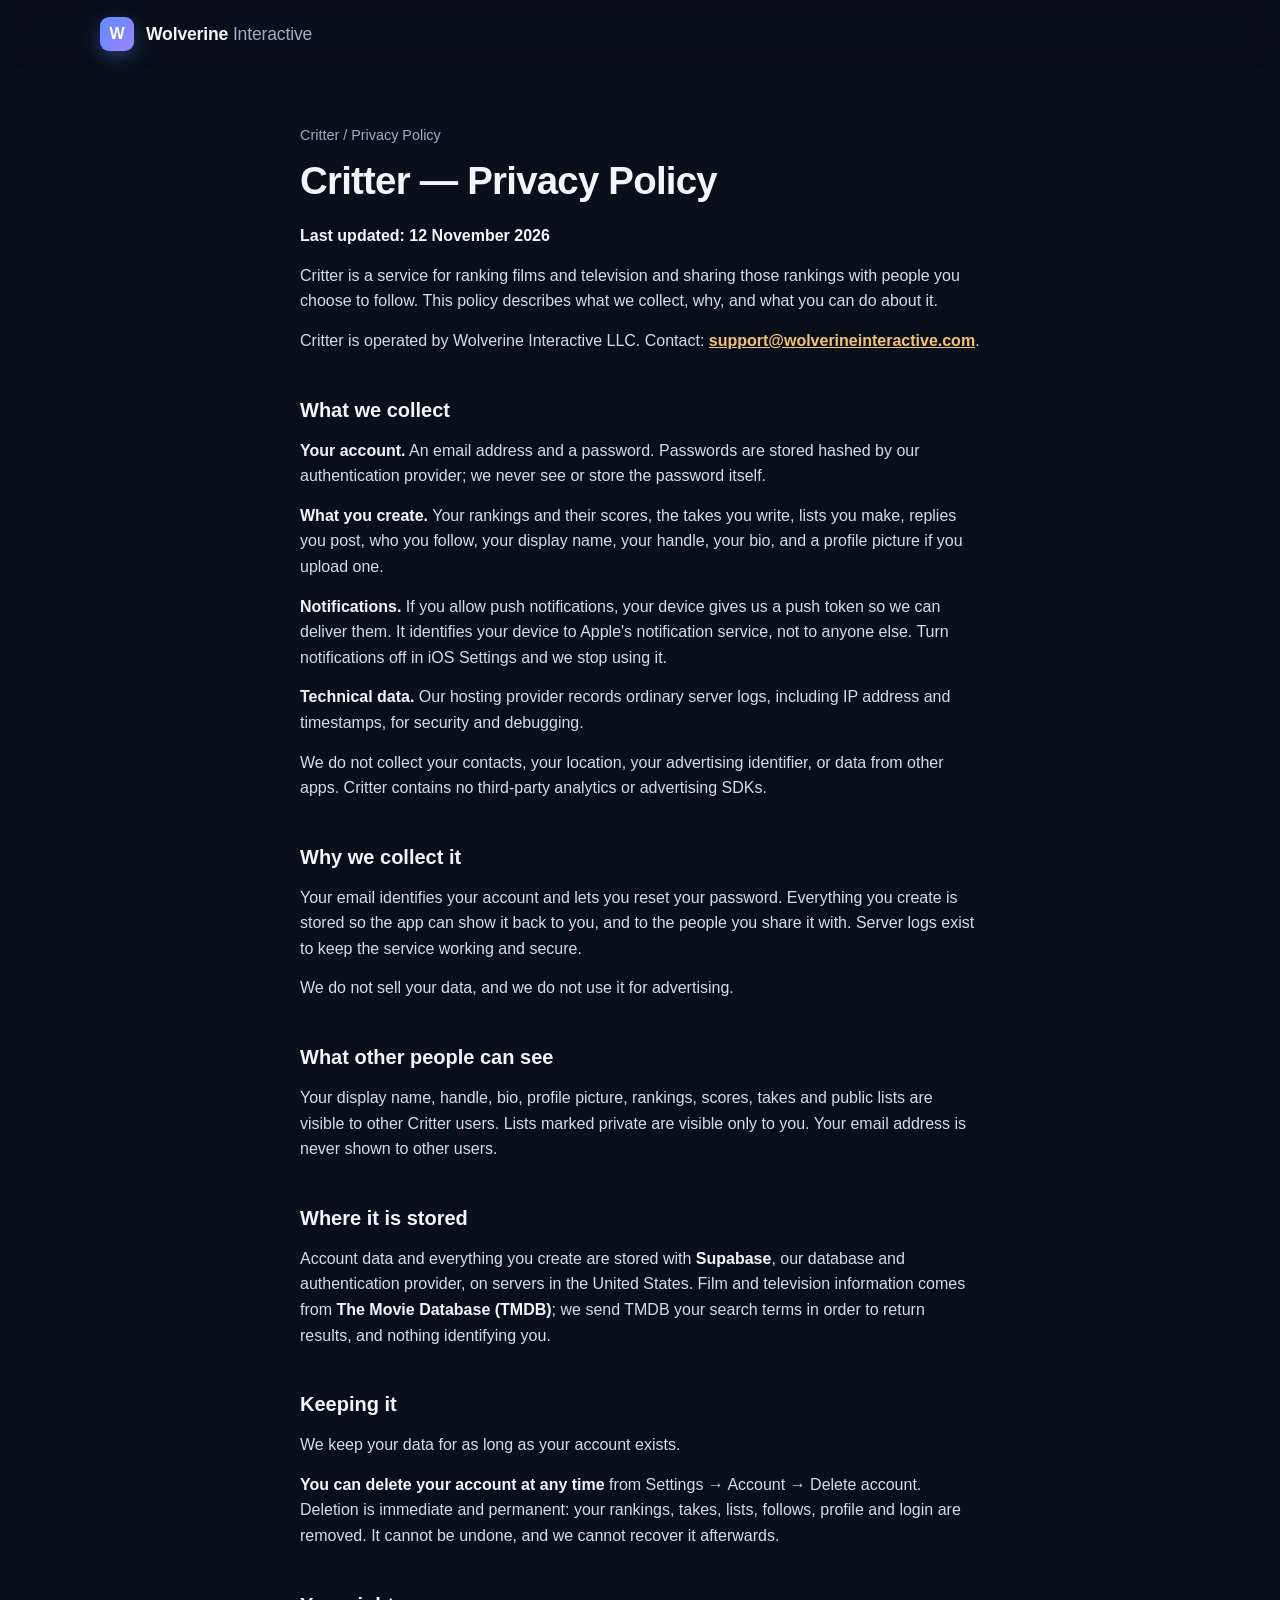
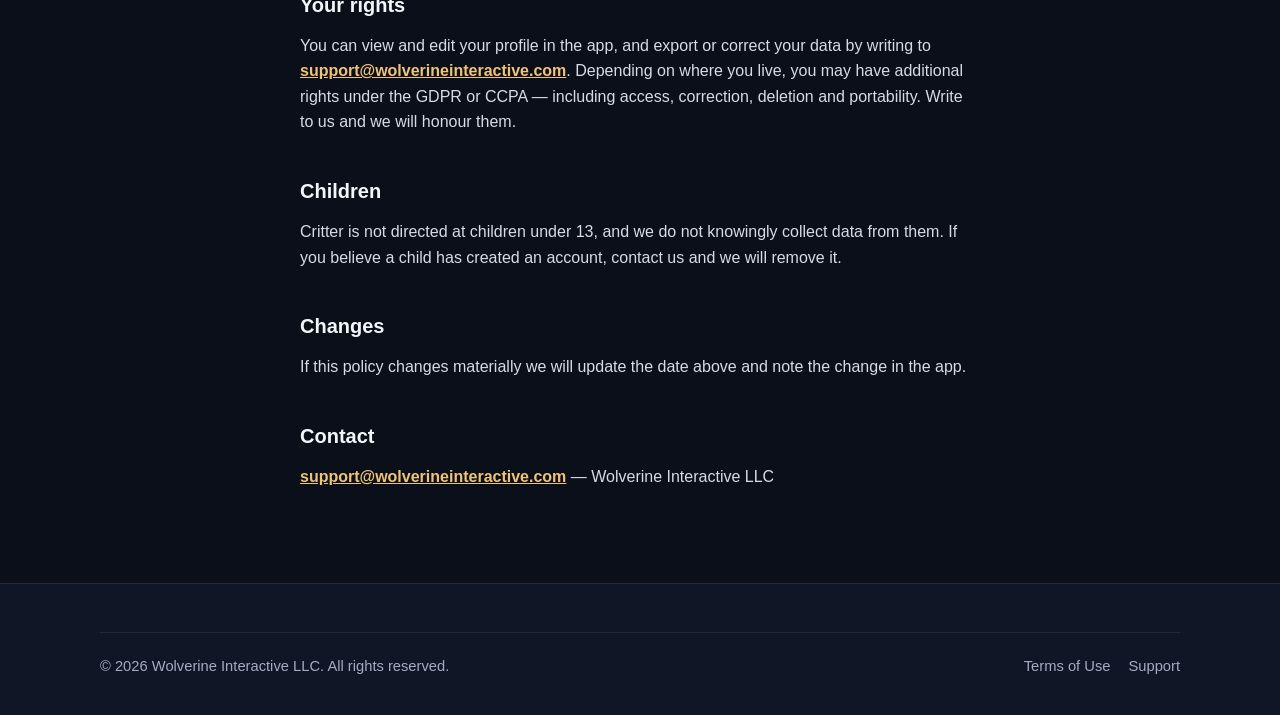
<file: critter/privacy.html>
<!DOCTYPE html>
<html lang="en">
<head>
    <meta charset="UTF-8">
    <meta name="viewport" content="width=device-width, initial-scale=1.0">
    <title>Critter — Privacy Policy — Wolverine Interactive</title>
    <meta name="theme-color" content="#0b0f1a">
    <meta name="robots" content="noindex">
    <link rel="canonical" href="https://wolverineinteractive.com/critter/privacy.html">
    <link rel="icon" href="../assets/icons/critter.png" type="image/png">
    <link rel="stylesheet" href="../styles.css?v=20261123a">
    <style>
        :root { --accent: #f0c477; }
        .legal { max-width: 720px; margin: 0 auto; padding: 56px 20px 80px; }
        .legal .breadcrumb { color: var(--muted); font-size: 0.9rem; margin-bottom: 12px; }
        .legal .breadcrumb a { color: var(--muted); }
        .legal h1 { font-size: clamp(1.8rem, 5vw, 2.4rem); letter-spacing: -0.02em; line-height: 1.15; margin-bottom: 20px; }
        .legal h2 { font-size: 1.25rem; margin: 40px 0 12px; }
        .legal p, .legal li { color: #d6dbe6; margin-bottom: 14px; }
        .legal ul { list-style: disc; padding-left: 22px; margin-bottom: 14px; }
        .legal li { margin-bottom: 6px; }
        .legal strong { color: var(--text); }
        .legal a { color: var(--accent); overflow-wrap: anywhere; }
    </style>
</head>
<body>
    <header class="navbar">
        <div class="container nav-content">
            <a href="../index.html" class="brand" aria-label="Wolverine Interactive home">
                <span class="brand-mark" aria-hidden="true">W</span>
                <span class="brand-name">Wolverine <span>Interactive</span></span>
            </a>
        </div>
    </header>

    <main class="legal">
        <p class="breadcrumb"><a href="../critter.html">Critter</a> / Privacy Policy</p>
        <h1>Critter — Privacy Policy</h1>
<p><strong>Last updated: 12 November 2026</strong></p>
<p>Critter is a service for ranking films and television and sharing those rankings with people you choose to follow. This policy describes what we collect, why, and what you can do about it.</p>
<p>Critter is operated by Wolverine Interactive LLC. Contact: <strong><a href="mailto:support@wolverineinteractive.com">support@wolverineinteractive.com</a></strong>.</p>
<h2>What we collect</h2>
<p><strong>Your account.</strong> An email address and a password. Passwords are stored hashed by our authentication provider; we never see or store the password itself.</p>
<p><strong>What you create.</strong> Your rankings and their scores, the takes you write, lists you make, replies you post, who you follow, your display name, your handle, your bio, and a profile picture if you upload one.</p>
<p><strong>Notifications.</strong> If you allow push notifications, your device gives us a push token so we can deliver them. It identifies your device to Apple's notification service, not to anyone else. Turn notifications off in iOS Settings and we stop using it.</p>
<p><strong>Technical data.</strong> Our hosting provider records ordinary server logs, including IP address and timestamps, for security and debugging.</p>
<p>We do not collect your contacts, your location, your advertising identifier, or data from other apps. Critter contains no third-party analytics or advertising SDKs.</p>
<h2>Why we collect it</h2>
<p>Your email identifies your account and lets you reset your password. Everything you create is stored so the app can show it back to you, and to the people you share it with. Server logs exist to keep the service working and secure.</p>
<p>We do not sell your data, and we do not use it for advertising.</p>
<h2>What other people can see</h2>
<p>Your display name, handle, bio, profile picture, rankings, scores, takes and public lists are visible to other Critter users. Lists marked private are visible only to you. Your email address is never shown to other users.</p>
<h2>Where it is stored</h2>
<p>Account data and everything you create are stored with <strong>Supabase</strong>, our database and authentication provider, on servers in the United States. Film and television information comes from <strong>The Movie Database (TMDB)</strong>; we send TMDB your search terms in order to return results, and nothing identifying you.</p>
<h2>Keeping it</h2>
<p>We keep your data for as long as your account exists.</p>
<p><strong>You can delete your account at any time</strong> from Settings → Account → Delete account. Deletion is immediate and permanent: your rankings, takes, lists, follows, profile and login are removed. It cannot be undone, and we cannot recover it afterwards.</p>
<h2>Your rights</h2>
<p>You can view and edit your profile in the app, and export or correct your data by writing to <strong><a href="mailto:support@wolverineinteractive.com">support@wolverineinteractive.com</a></strong>. Depending on where you live, you may have additional rights under the GDPR or CCPA — including access, correction, deletion and portability. Write to us and we will honour them.</p>
<h2>Children</h2>
<p>Critter is not directed at children under 13, and we do not knowingly collect data from them. If you believe a child has created an account, contact us and we will remove it.</p>
<h2>Changes</h2>
<p>If this policy changes materially we will update the date above and note the change in the app.</p>
<h2>Contact</h2>
<p><strong><a href="mailto:support@wolverineinteractive.com">support@wolverineinteractive.com</a></strong> — Wolverine Interactive LLC</p>
    </main>

    <footer class="footer">
        <div class="container">
            <div class="footer-bottom">
                <span>&copy; 2026 Wolverine Interactive LLC. All rights reserved.</span>
                <div class="legal-links">
                    <a href="terms.html">Terms of Use</a>
                    <a href="mailto:support@wolverineinteractive.com">Support</a>
                </div>
            </div>
        </div>
    </footer>
</body>
</html>
</file>
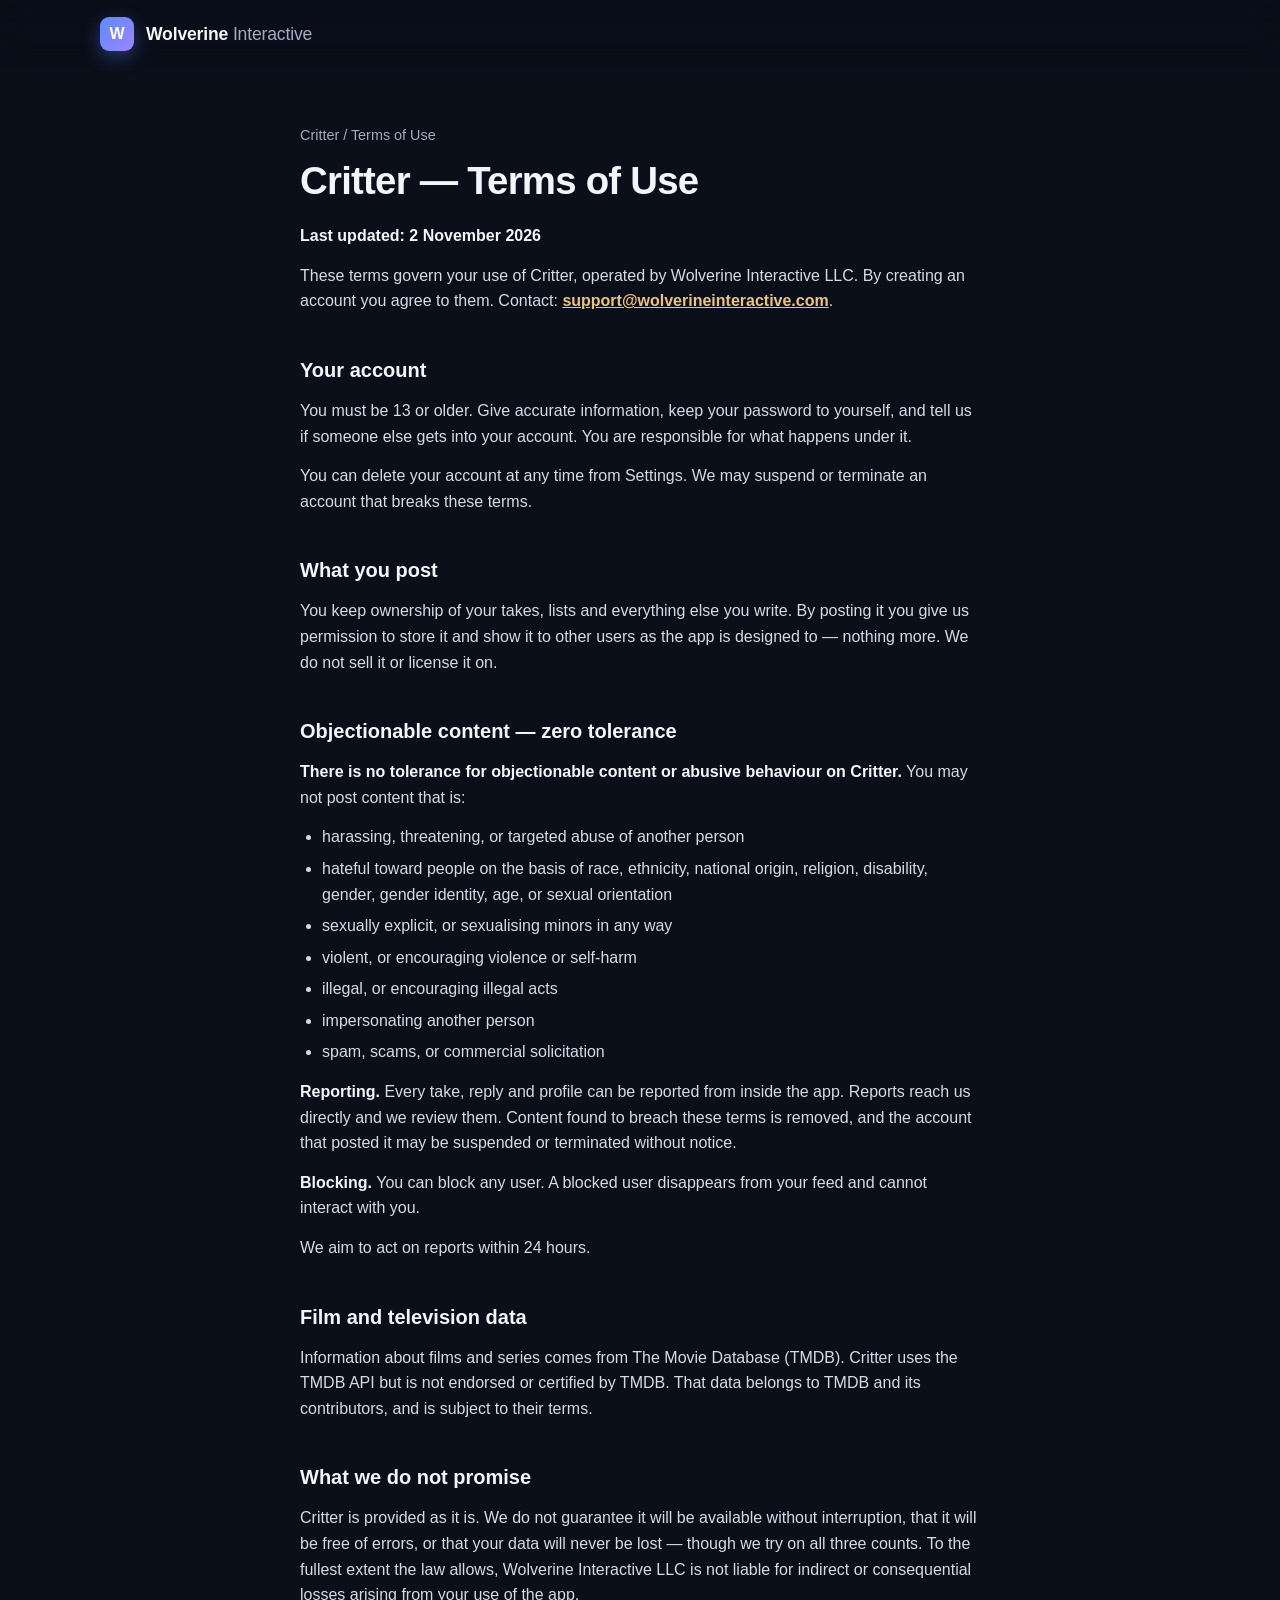
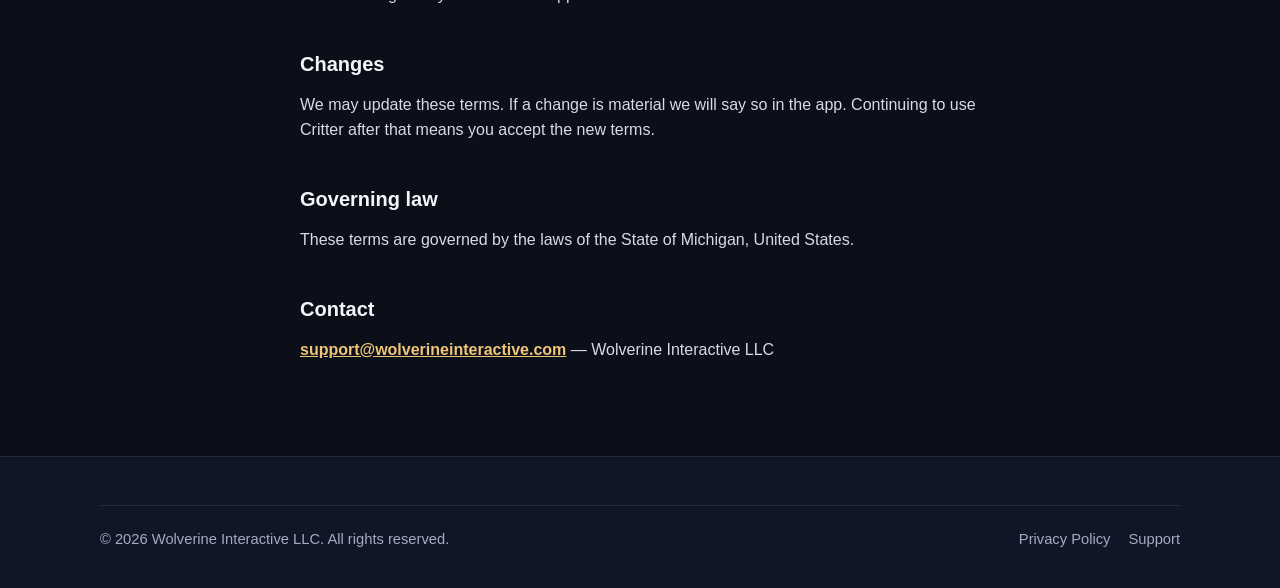
<file: critter/terms.html>
<!DOCTYPE html>
<html lang="en">
<head>
    <meta charset="UTF-8">
    <meta name="viewport" content="width=device-width, initial-scale=1.0">
    <title>Critter — Terms of Use — Wolverine Interactive</title>
    <meta name="theme-color" content="#0b0f1a">
    <meta name="robots" content="noindex">
    <link rel="canonical" href="https://wolverineinteractive.com/critter/terms.html">
    <link rel="icon" href="../assets/icons/critter.png" type="image/png">
    <link rel="stylesheet" href="../styles.css?v=20261123a">
    <style>
        :root { --accent: #f0c477; }
        .legal { max-width: 720px; margin: 0 auto; padding: 56px 20px 80px; }
        .legal .breadcrumb { color: var(--muted); font-size: 0.9rem; margin-bottom: 12px; }
        .legal .breadcrumb a { color: var(--muted); }
        .legal h1 { font-size: clamp(1.8rem, 5vw, 2.4rem); letter-spacing: -0.02em; line-height: 1.15; margin-bottom: 20px; }
        .legal h2 { font-size: 1.25rem; margin: 40px 0 12px; }
        .legal p, .legal li { color: #d6dbe6; margin-bottom: 14px; }
        .legal ul { list-style: disc; padding-left: 22px; margin-bottom: 14px; }
        .legal li { margin-bottom: 6px; }
        .legal strong { color: var(--text); }
        .legal a { color: var(--accent); overflow-wrap: anywhere; }
    </style>
</head>
<body>
    <header class="navbar">
        <div class="container nav-content">
            <a href="../index.html" class="brand" aria-label="Wolverine Interactive home">
                <span class="brand-mark" aria-hidden="true">W</span>
                <span class="brand-name">Wolverine <span>Interactive</span></span>
            </a>
        </div>
    </header>

    <main class="legal">
        <p class="breadcrumb"><a href="../critter.html">Critter</a> / Terms of Use</p>
        <h1>Critter — Terms of Use</h1>
<p><strong>Last updated: 2 November 2026</strong></p>
<p>These terms govern your use of Critter, operated by Wolverine Interactive LLC. By creating an account you agree to them. Contact: <strong><a href="mailto:support@wolverineinteractive.com">support@wolverineinteractive.com</a></strong>.</p>
<h2>Your account</h2>
<p>You must be 13 or older. Give accurate information, keep your password to yourself, and tell us if someone else gets into your account. You are responsible for what happens under it.</p>
<p>You can delete your account at any time from Settings. We may suspend or terminate an account that breaks these terms.</p>
<h2>What you post</h2>
<p>You keep ownership of your takes, lists and everything else you write. By posting it you give us permission to store it and show it to other users as the app is designed to — nothing more. We do not sell it or license it on.</p>
<h2>Objectionable content — zero tolerance</h2>
<p><strong>There is no tolerance for objectionable content or abusive behaviour on Critter.</strong> You may not post content that is:</p>
<ul><li>harassing, threatening, or targeted abuse of another person</li><li>hateful toward people on the basis of race, ethnicity, national origin, religion, disability, gender, gender identity, age, or sexual orientation</li><li>sexually explicit, or sexualising minors in any way</li><li>violent, or encouraging violence or self-harm</li><li>illegal, or encouraging illegal acts</li><li>impersonating another person</li><li>spam, scams, or commercial solicitation</li></ul>
<p><strong>Reporting.</strong> Every take, reply and profile can be reported from inside the app. Reports reach us directly and we review them. Content found to breach these terms is removed, and the account that posted it may be suspended or terminated without notice.</p>
<p><strong>Blocking.</strong> You can block any user. A blocked user disappears from your feed and cannot interact with you.</p>
<p>We aim to act on reports within 24 hours.</p>
<h2>Film and television data</h2>
<p>Information about films and series comes from The Movie Database (TMDB). Critter uses the TMDB API but is not endorsed or certified by TMDB. That data belongs to TMDB and its contributors, and is subject to their terms.</p>
<h2>What we do not promise</h2>
<p>Critter is provided as it is. We do not guarantee it will be available without interruption, that it will be free of errors, or that your data will never be lost — though we try on all three counts. To the fullest extent the law allows, Wolverine Interactive LLC is not liable for indirect or consequential losses arising from your use of the app.</p>
<h2>Changes</h2>
<p>We may update these terms. If a change is material we will say so in the app. Continuing to use Critter after that means you accept the new terms.</p>
<h2>Governing law</h2>
<p>These terms are governed by the laws of the State of Michigan, United States.</p>
<h2>Contact</h2>
<p><strong><a href="mailto:support@wolverineinteractive.com">support@wolverineinteractive.com</a></strong> — Wolverine Interactive LLC</p>
    </main>

    <footer class="footer">
        <div class="container">
            <div class="footer-bottom">
                <span>&copy; 2026 Wolverine Interactive LLC. All rights reserved.</span>
                <div class="legal-links">
                    <a href="privacy.html">Privacy Policy</a>
                    <a href="mailto:support@wolverineinteractive.com">Support</a>
                </div>
            </div>
        </div>
    </footer>
</body>
</html>
</file>
<file: styles.css>
/* ==========================================================================
   Wolverine Interactive — site styles
   ========================================================================== */

*, *::before, *::after { box-sizing: border-box; margin: 0; padding: 0; }

:root {
    --bg: #0b0f1a;
    --bg-elev: #111627;
    --surface: #171e33;
    --surface-2: #1f2742;
    --border: rgba(255, 255, 255, 0.08);
    --text: #f3f5f9;
    --muted: #a3acc2;
    --brand: #5b8cff;
    --brand-2: #9c84ff;
    --accent: var(--brand);
    --radius: 20px;
    --radius-sm: 12px;
    --shadow: 0 20px 50px rgba(0, 0, 0, 0.45);
    --nav-h: 68px;
    --font: -apple-system, BlinkMacSystemFont, "SF Pro Text", "Segoe UI", Roboto, Helvetica, Arial, sans-serif;
}

html { scroll-behavior: smooth; }

body {
    font-family: var(--font);
    background: var(--bg);
    color: var(--text);
    line-height: 1.6;
    -webkit-font-smoothing: antialiased;
    overflow-x: hidden;
}

img, video { max-width: 100%; display: block; }
a { color: inherit; }
ul { list-style: none; }

:focus-visible { outline: 2px solid var(--brand); outline-offset: 3px; border-radius: 6px; }

.container { max-width: 1120px; margin: 0 auto; padding: 0 20px; }
.center { text-align: center; }
.muted { color: var(--muted); }

/* --------------------------------------------------------------------------
   Buttons
   -------------------------------------------------------------------------- */
.btn {
    display: inline-flex; align-items: center; justify-content: center; gap: 8px;
    padding: 12px 22px; border-radius: 999px;
    font-weight: 600; font-size: 0.95rem; text-decoration: none;
    border: 1px solid transparent; cursor: pointer; white-space: nowrap;
    transition: transform .18s ease, box-shadow .18s ease, background .18s ease, border-color .18s ease;
}
.btn:hover { transform: translateY(-2px); }
.btn-primary { background: var(--accent); color: #0b0f1a; }
.btn-primary:hover { box-shadow: 0 10px 30px color-mix(in srgb, var(--accent) 45%, transparent); }
.btn-ghost { background: transparent; color: var(--text); border-color: rgba(255,255,255,0.18); }
.btn-ghost:hover { border-color: rgba(255,255,255,0.4); background: rgba(255,255,255,0.04); }
.btn-lg { padding: 15px 28px; font-size: 1.05rem; }
.btn svg { width: 20px; height: 20px; flex-shrink: 0; }

/* --------------------------------------------------------------------------
   Navigation
   -------------------------------------------------------------------------- */
.navbar {
    position: sticky; top: 0; z-index: 100;
    height: var(--nav-h);
    background: rgba(11, 15, 26, 0.72);
    backdrop-filter: blur(14px); -webkit-backdrop-filter: blur(14px);
    border-bottom: 1px solid transparent;
    transition: border-color .2s ease, background .2s ease;
}
.navbar.scrolled { border-bottom-color: var(--border); background: rgba(11, 15, 26, 0.88); }
.nav-content { display: flex; align-items: center; justify-content: space-between; height: var(--nav-h); }

.brand { display: flex; align-items: center; gap: 12px; text-decoration: none; font-weight: 700; font-size: 1.1rem; letter-spacing: -0.01em; }
.brand-mark {
    width: 34px; height: 34px; border-radius: 9px; display: grid; place-items: center;
    background: linear-gradient(135deg, var(--brand), var(--brand-2));
    color: #fff; font-weight: 800; font-size: 1rem;
    box-shadow: 0 6px 18px rgba(91, 140, 255, 0.35);
}
.brand-name span { color: var(--muted); font-weight: 500; }

.nav-links { display: flex; align-items: center; gap: 6px; }
.nav-links a {
    color: var(--muted); text-decoration: none; font-weight: 500; font-size: 0.95rem;
    padding: 8px 14px; border-radius: 999px; transition: color .15s ease, background .15s ease;
}
.nav-links a:hover { color: var(--text); background: rgba(255,255,255,0.06); }
.nav-links a.nav-cta { color: var(--text); border: 1px solid rgba(255,255,255,0.18); margin-left: 6px; }

.mobile-menu-toggle {
    display: none; width: 44px; height: 44px; border: 0; background: none; cursor: pointer;
    flex-direction: column; justify-content: center; align-items: center; gap: 5px; border-radius: 10px;
}
.mobile-menu-toggle span { width: 22px; height: 2px; background: var(--text); border-radius: 2px; transition: transform .25s ease, opacity .2s ease; }
.mobile-menu-toggle.open span:nth-child(1) { transform: translateY(7px) rotate(45deg); }
.mobile-menu-toggle.open span:nth-child(2) { opacity: 0; }
.mobile-menu-toggle.open span:nth-child(3) { transform: translateY(-7px) rotate(-45deg); }

/* --------------------------------------------------------------------------
   Hero (home)
   -------------------------------------------------------------------------- */
.hero { position: relative; padding: 72px 0 96px; overflow: hidden; }
.hero::before {
    content: ""; position: absolute; inset: 0; pointer-events: none;
    background:
        radial-gradient(700px 420px at 15% 0%, rgba(91,140,255,0.22), transparent 60%),
        radial-gradient(600px 400px at 90% 20%, rgba(156,132,255,0.18), transparent 60%);
}
.hero-grid { position: relative; display: grid; grid-template-columns: 1.15fr 1fr; gap: 48px; align-items: center; }
.eyebrow {
    display: inline-flex; align-items: center; gap: 8px;
    font-size: 0.8rem; font-weight: 600; letter-spacing: 0.08em; text-transform: uppercase; color: var(--muted);
    padding: 6px 12px; border: 1px solid var(--border); border-radius: 999px; margin-bottom: 20px;
}
.eyebrow::before { content: ""; width: 7px; height: 7px; border-radius: 50%; background: #5ee08a; box-shadow: 0 0 10px #5ee08a; }
.hero-title { font-size: clamp(2.3rem, 5vw, 3.6rem); line-height: 1.08; letter-spacing: -0.03em; font-weight: 800; margin-bottom: 18px; }
.hero-title em { font-style: normal; background: linear-gradient(90deg, #ffd23f, #ff9a3d); -webkit-background-clip: text; background-clip: text; color: transparent; }
.hero-subtitle { font-size: 1.15rem; color: var(--muted); max-width: 520px; margin-bottom: 30px; }
.hero-actions { display: flex; gap: 12px; flex-wrap: wrap; }

.hero-art { position: relative; height: 380px; }
.hero-art img {
    position: absolute; width: 170px; height: 170px; border-radius: 38px;
    box-shadow: var(--shadow); animation: float 6s ease-in-out infinite;
}
.hero-art .art-1 { left: 4%; top: 2%; transform: rotate(-8deg); }
.hero-art .art-2 { right: 4%; top: 24%; transform: rotate(7deg); animation-delay: -3s; }
.hero-art .art-3 { left: 20%; bottom: 0; transform: rotate(-3deg); animation-delay: -1.5s; }
.hero-art::after {
    content: ""; position: absolute; inset: 20% 10%; border-radius: 50%; z-index: -1;
    background: radial-gradient(closest-side, rgba(255,210,63,0.18), transparent 70%);
    filter: blur(10px);
}
@keyframes float {
    0%, 100% { translate: 0 0; }
    50% { translate: 0 -12px; }
}

/* --------------------------------------------------------------------------
   Sections
   -------------------------------------------------------------------------- */
.section { padding: 88px 0; }
.section-alt { background: var(--bg-elev); border-top: 1px solid var(--border); border-bottom: 1px solid var(--border); }
.section-head { max-width: 640px; margin-bottom: 40px; }
.section-head.center { margin-left: auto; margin-right: auto; }
.section-title { font-size: clamp(1.8rem, 3.2vw, 2.4rem); letter-spacing: -0.02em; font-weight: 800; line-height: 1.15; margin-bottom: 10px; }
.section-lead { color: var(--muted); font-size: 1.05rem; }

/* --------------------------------------------------------------------------
   Game cards (home)
   -------------------------------------------------------------------------- */
.games-grid { display: grid; grid-template-columns: repeat(auto-fit, minmax(320px, 1fr)); gap: 24px; }

.game-card {
    --accent: var(--brand);
    position: relative; display: flex; gap: 22px; padding: 26px;
    background: var(--surface); border: 1px solid var(--border); border-radius: var(--radius);
    transition: transform .22s ease, border-color .22s ease, box-shadow .22s ease;
    overflow: hidden;
}
.game-card::before {
    content: ""; position: absolute; inset: -40% auto auto -20%; width: 60%; aspect-ratio: 1; border-radius: 50%;
    background: radial-gradient(closest-side, color-mix(in srgb, var(--accent) 28%, transparent), transparent);
    opacity: 0; transition: opacity .25s ease; pointer-events: none;
}
.game-card:hover { transform: translateY(-6px); border-color: color-mix(in srgb, var(--accent) 50%, var(--border)); box-shadow: 0 24px 48px rgba(0,0,0,0.4); }
.game-card:hover::before { opacity: 1; }
.game-card-icon { width: 96px; height: 96px; border-radius: 22px; flex-shrink: 0; box-shadow: 0 10px 24px rgba(0,0,0,0.4); position: relative; }
.game-card-body { display: flex; flex-direction: column; gap: 10px; flex: 1; min-width: 0; position: relative; }
.game-card-title { font-size: 1.45rem; letter-spacing: -0.02em; }
.game-card-title a { text-decoration: none; }
.game-card-title a::after { content: ""; position: absolute; inset: 0; }
.game-card-tagline { color: var(--muted); }
.game-card-actions { display: flex; gap: 10px; flex-wrap: wrap; margin-top: auto; padding-top: 6px; position: relative; z-index: 1; }
.game-card-actions .btn { padding: 10px 18px; font-size: 0.9rem; }

.platform-list { display: flex; gap: 8px; flex-wrap: wrap; }
.platform-tag {
    font-size: 0.78rem; font-weight: 600; letter-spacing: 0.02em;
    padding: 4px 11px; border-radius: 999px;
    background: rgba(255,255,255,0.07); border: 1px solid var(--border); color: var(--text);
}

/* --------------------------------------------------------------------------
   About / Contact
   -------------------------------------------------------------------------- */
.about-grid { display: grid; grid-template-columns: 1.1fr 1fr; gap: 48px; align-items: start; }
.about-copy p { color: var(--muted); font-size: 1.08rem; margin-bottom: 1.1rem; }
.value-list { display: grid; gap: 14px; }
.value-item { padding: 20px 22px; background: var(--surface); border: 1px solid var(--border); border-radius: var(--radius-sm); }
.value-item h3 { font-size: 1.02rem; margin-bottom: 4px; }
.value-item p { color: var(--muted); font-size: 0.95rem; }

.contact-card {
    max-width: 640px; margin: 0 auto; padding: 40px; text-align: center;
    background: linear-gradient(160deg, var(--surface), var(--surface-2));
    border: 1px solid var(--border); border-radius: var(--radius);
}
.contact-card p { color: var(--muted); margin-bottom: 22px; }
.contact-email { font-size: 1.2rem; font-weight: 600; word-break: break-all; }

/* --------------------------------------------------------------------------
   Footer
   -------------------------------------------------------------------------- */
.footer { padding: 48px 0 36px; border-top: 1px solid var(--border); background: var(--bg-elev); color: var(--muted); font-size: 0.92rem; }
.footer-grid { display: grid; grid-template-columns: 1.4fr 1fr 1fr; gap: 32px; margin-bottom: 32px; }
.footer h4 { color: var(--text); font-size: 0.85rem; letter-spacing: 0.06em; text-transform: uppercase; margin-bottom: 12px; }
.footer ul { display: grid; gap: 8px; }
.footer a { color: var(--muted); text-decoration: none; }
.footer a:hover { color: var(--text); text-decoration: underline; }
.footer-bottom { display: flex; justify-content: space-between; gap: 12px; flex-wrap: wrap; padding-top: 22px; border-top: 1px solid var(--border); }

/* --------------------------------------------------------------------------
   Game detail pages
   -------------------------------------------------------------------------- */
.game-hero { position: relative; padding: 64px 0 72px; overflow: hidden; }
.game-hero::before {
    content: ""; position: absolute; inset: 0; pointer-events: none;
    background: radial-gradient(800px 460px at 20% 0%, color-mix(in srgb, var(--accent) 22%, transparent), transparent 65%);
}
.game-hero-content { position: relative; display: flex; align-items: center; gap: 44px; }
.game-hero-icon { width: 200px; height: 200px; border-radius: 44px; flex-shrink: 0; box-shadow: var(--shadow); }
.game-hero-info { flex: 1; min-width: 0; }
.game-hero-title { font-size: clamp(2.2rem, 5vw, 3.4rem); letter-spacing: -0.03em; font-weight: 800; line-height: 1.05; margin: 10px 0 14px; }
.game-hero-description { font-size: 1.15rem; color: var(--muted); max-width: 560px; margin-bottom: 22px; }
.game-hero-actions { display: flex; align-items: center; gap: 14px; flex-wrap: wrap; }
.breadcrumb { font-size: 0.9rem; color: var(--muted); }
.breadcrumb a { text-decoration: none; }
.breadcrumb a:hover { color: var(--text); }

.feature-grid { display: grid; grid-template-columns: repeat(auto-fit, minmax(240px, 1fr)); gap: 18px; }
.feature {
    padding: 24px; background: var(--surface); border: 1px solid var(--border); border-radius: var(--radius-sm);
    display: flex; flex-direction: column; gap: 10px;
}
.feature-icon {
    width: 42px; height: 42px; border-radius: 12px; display: grid; place-items: center;
    background: color-mix(in srgb, var(--accent) 18%, transparent); color: var(--accent);
}
.feature-icon svg { width: 22px; height: 22px; }
.feature h3 { font-size: 1.05rem; }
.feature p { color: var(--muted); font-size: 0.96rem; }

.video-grid { display: grid; grid-template-columns: repeat(auto-fit, minmax(260px, 340px)); gap: 28px; justify-content: center; }
.video-card { text-align: center; }
.video-frame {
    border-radius: 28px; overflow: hidden; background: #000;
    border: 1px solid var(--border); box-shadow: var(--shadow);
}
.video-frame video { width: 100%; aspect-ratio: 9 / 19.5; object-fit: cover; }
.video-card figcaption { margin-top: 14px; color: var(--muted); font-size: 0.95rem; }

.legal-links { display: flex; gap: 18px; flex-wrap: wrap; }

.app-store-badge {
    display: inline-flex; align-items: center; gap: 12px;
    padding: 12px 26px 12px 20px; border-radius: 14px;
    background: #fff; color: #000; text-decoration: none;
    box-shadow: 0 10px 30px rgba(0,0,0,0.35), 0 0 0 4px color-mix(in srgb, var(--accent) 35%, transparent);
    transition: transform .18s ease, box-shadow .18s ease;
}
.app-store-badge:hover { transform: translateY(-2px); box-shadow: 0 14px 36px rgba(0,0,0,0.45), 0 0 0 6px color-mix(in srgb, var(--accent) 55%, transparent); }
.app-store-badge svg { width: 34px; height: 34px; flex-shrink: 0; }
.app-store-badge-text { display: flex; flex-direction: column; line-height: 1.05; text-align: left; }
.app-store-badge-text small { font-size: 0.78rem; font-weight: 500; }
.app-store-badge-text strong { font-size: 1.6rem; font-weight: 600; letter-spacing: -0.02em; }

.download-card {
    display: flex; align-items: center; gap: 28px; padding: 36px 40px;
    background: linear-gradient(135deg, color-mix(in srgb, var(--accent) 16%, var(--surface)), var(--surface-2));
    border: 1px solid color-mix(in srgb, var(--accent) 40%, var(--border)); border-radius: var(--radius);
}
.download-card-icon { width: 96px; height: 96px; border-radius: 22px; flex-shrink: 0; box-shadow: var(--shadow); }
.download-card-copy { flex: 1; min-width: 0; }
.download-card-copy .section-lead { margin: 0; }

/* --------------------------------------------------------------------------
   Responsive
   -------------------------------------------------------------------------- */
@media (max-width: 900px) {
    .hero-grid { grid-template-columns: 1fr; gap: 24px; }
    .hero-art { height: 260px; max-width: 420px; margin: 0 auto; width: 100%; }
    .hero-art img { width: 120px; height: 120px; border-radius: 27px; }
    .about-grid { grid-template-columns: 1fr; gap: 28px; }
    .footer-grid { grid-template-columns: 1fr 1fr; }
}

@media (max-width: 720px) {
    .mobile-menu-toggle { display: flex; }
    .nav-links {
        position: absolute; top: var(--nav-h); left: 0; right: 0;
        flex-direction: column; align-items: stretch; gap: 4px; padding: 12px 20px 18px;
        background: rgba(11, 15, 26, 0.96); border-bottom: 1px solid var(--border);
        transform: translateY(-8px); opacity: 0; pointer-events: none; transition: opacity .18s ease, transform .18s ease;
    }
    .nav-links.open { transform: none; opacity: 1; pointer-events: auto; }
    .nav-links a { padding: 12px 14px; font-size: 1rem; }
    .nav-links a.nav-cta { margin: 6px 0 0; text-align: center; }

    .hero { padding: 48px 0 64px; }
    .section { padding: 64px 0; }
    .game-card { flex-direction: column; gap: 16px; }
    .game-hero { padding: 40px 0 56px; }
    .game-hero-content { flex-direction: column; text-align: center; gap: 26px; }
    .game-hero-icon { width: 150px; height: 150px; border-radius: 34px; }
    .game-hero-description { margin-left: auto; margin-right: auto; }
    .game-hero-actions { justify-content: center; }
    .download-card { flex-direction: column; text-align: center; padding: 32px 22px; }
    .footer-grid { grid-template-columns: 1fr; gap: 24px; }
    .footer-bottom { justify-content: center; text-align: center; }
}

@media (prefers-reduced-motion: reduce) {
    html { scroll-behavior: auto; }
    .hero-art img { animation: none; }
    .btn, .game-card, .app-store-badge { transition: none; }
}
</file>
